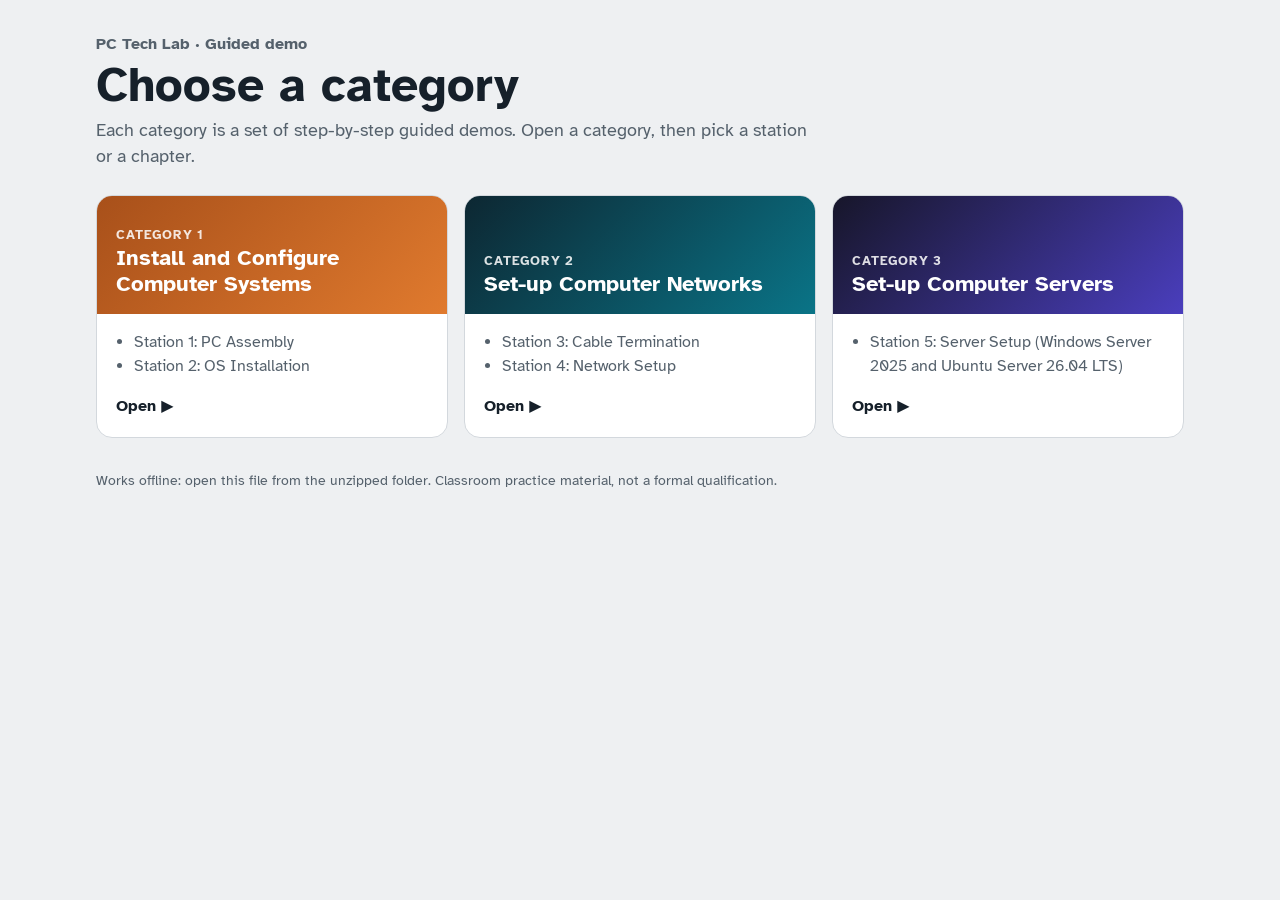
<file: index.html>
<!doctype html>
<html lang="en">
<head>
<meta charset="utf-8"><meta name="viewport" content="width=device-width,initial-scale=1">
<title>PC Tech Lab</title>
<link rel="preconnect" href="https://fonts.googleapis.com"><link rel="preconnect" href="https://fonts.gstatic.com" crossorigin>
<link href="https://fonts.googleapis.com/css2?family=Atkinson+Hyperlegible:wght@400;700&display=swap" rel="stylesheet">
<style>
:root{--bg:#EEF0F2;--panel:#FFFFFF;--ink:#16202A;--ink-2:#55616C;--line:#D3D8DD}
@media (prefers-color-scheme:dark){:root{--bg:#101418;--panel:#1A2027;--ink:#E9EEF2;--ink-2:#A8B3BC;--line:#2E3740}}
*{box-sizing:border-box}
body{margin:0;background:var(--bg);color:var(--ink);font:16px/1.5 "Atkinson Hyperlegible",system-ui,"Segoe UI",Arial,sans-serif}
.wrap{max-width:1120px;margin:0 auto;padding:2rem 16px 3rem}
h1{font-size:clamp(2rem,5vw,3rem);margin:.2rem 0 .3rem;line-height:1.1}
.lead{color:var(--ink-2);font-size:1.1rem;margin:0 0 1.6rem;max-width:720px}
.grid{display:grid;grid-template-columns:repeat(auto-fit,minmax(280px,1fr));gap:1rem}
a.card{display:flex;flex-direction:column;text-decoration:none;color:inherit;border-radius:16px;overflow:hidden;background:var(--panel);border:1px solid var(--line);transition:transform .15s,box-shadow .15s}
a.card:hover{transform:translateY(-2px);box-shadow:0 10px 26px rgba(0,0,0,.12)}
.band{padding:1.1rem 1.2rem;color:#fff;min-height:118px;display:flex;flex-direction:column;justify-content:flex-end}
.band small{font-weight:700;letter-spacing:.06em;text-transform:uppercase;opacity:.85}
.band b{font-size:1.35rem;line-height:1.2}
.c1 .band{background:linear-gradient(135deg,#A8501A,#E07A2E)}
.c2 .band{background:linear-gradient(135deg,#0D2732,#0A7487)}
.c3 .band{background:linear-gradient(135deg,#17162A,#4A3EBD)}
.body{padding:1rem 1.2rem 1.2rem;flex:1;display:flex;flex-direction:column;gap:.4rem}
.body ul{margin:0;padding-left:1.1rem;color:var(--ink-2)}
.go{margin-top:auto;padding-top:.6rem;font-weight:700}
.foot{margin-top:2rem;font-size:.9rem;color:var(--ink-2)}
</style>
</head>
<body>
<div class="wrap">
  <div style="font-weight:700;color:var(--ink-2)">PC Tech Lab · Guided demo</div>
  <h1>Choose a category</h1>
  <p class="lead">Each category is a set of step-by-step guided demos. Open a category, then pick a station or a chapter.</p>
  <div class="grid">
    <a class="card c1" href="1-Install-and-Configure-Computer-Systems/index.html"><div class="band"><small>Category 1</small><b>Install and Configure Computer Systems</b></div>
      <div class="body"><ul><li>Station 1: PC Assembly</li><li>Station 2: OS Installation</li></ul><span class="go">Open ▶</span></div></a>
    <a class="card c2" href="2-Set-up-Computer-Networks/index.html"><div class="band"><small>Category 2</small><b>Set-up Computer Networks</b></div>
      <div class="body"><ul><li>Station 3: Cable Termination</li><li>Station 4: Network Setup</li></ul><span class="go">Open ▶</span></div></a>
    <a class="card c3" href="3-Set-up-Computer-Servers/index.html"><div class="band"><small>Category 3</small><b>Set-up Computer Servers</b></div>
      <div class="body"><ul><li>Station 5: Server Setup (Windows Server 2025 and Ubuntu Server 26.04 LTS)</li></ul><span class="go">Open ▶</span></div></a>
  </div>
  <p class="foot">Works offline: open this file from the unzipped folder. Classroom practice material, not a formal qualification.</p>
</div>
</body>
</html>
</file>
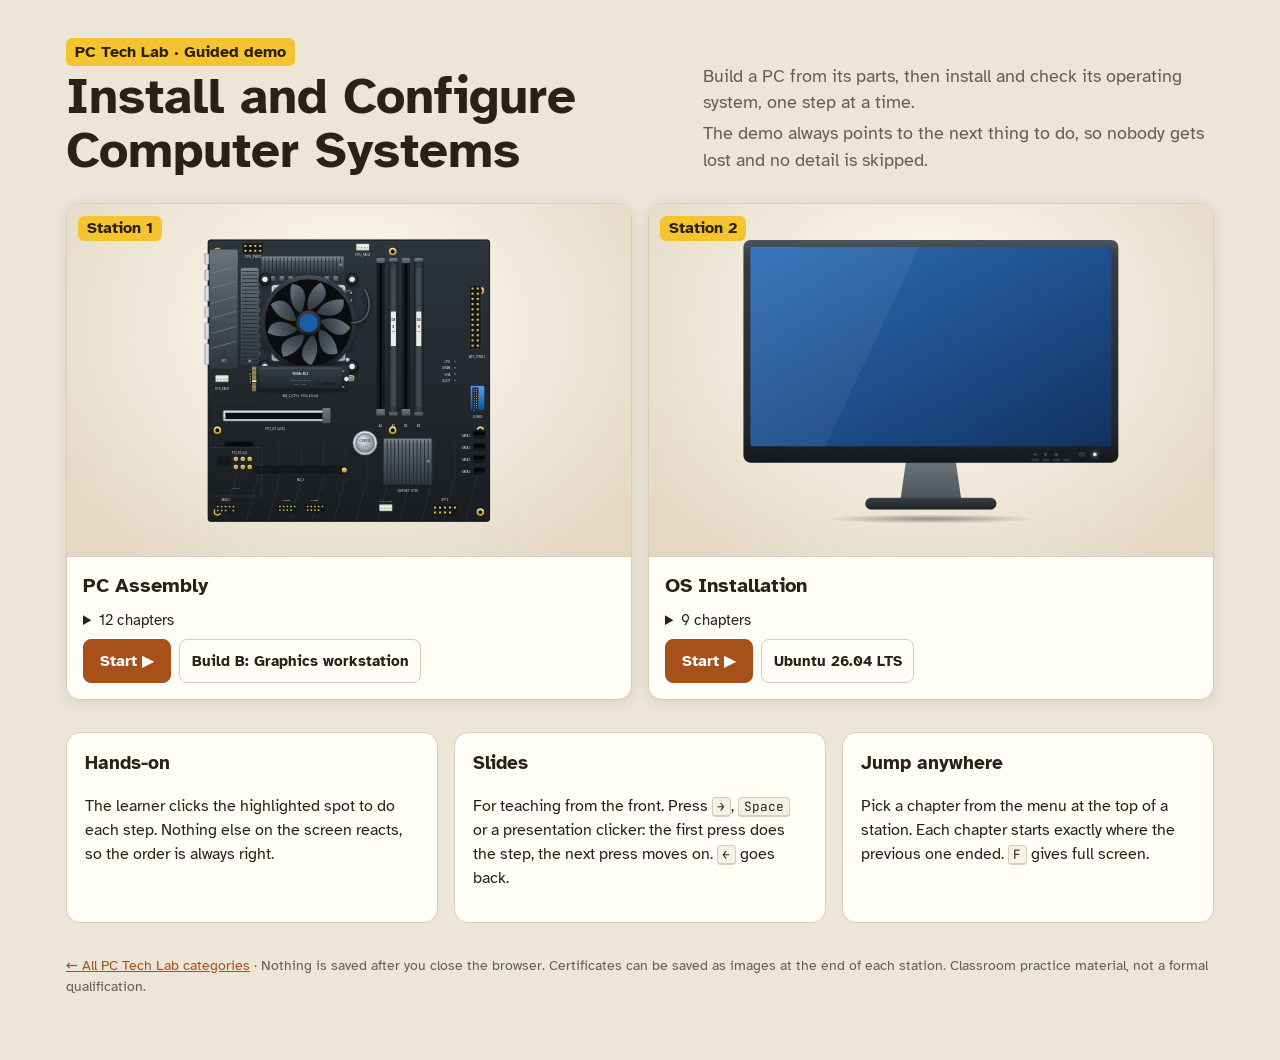
<file: 1-Install-and-Configure-Computer-Systems/index.html>
<!doctype html>
<html lang="en">
<head>
<meta charset="utf-8"><meta name="viewport" content="width=device-width,initial-scale=1">
<title>Install and Configure Computer Systems – PC Tech Lab</title>
<link rel="preconnect" href="https://fonts.googleapis.com"><link rel="preconnect" href="https://fonts.gstatic.com" crossorigin>
<link href="https://fonts.googleapis.com/css2?family=Atkinson+Hyperlegible:wght@400;700&family=JetBrains+Mono&display=swap" rel="stylesheet">
<link rel="stylesheet" href="shared/player.css">
<style>
body{overflow:auto}
.wrap{max-width:1180px;margin:0 auto;padding:1.4rem 1rem 3rem}
.hero{display:grid;grid-template-columns:1.2fr 1fr;gap:1.5rem;align-items:end;margin:1rem 0 1.6rem}
@media (max-width:820px){.hero{grid-template-columns:1fr}}
.hero h1{font-size:clamp(2rem,5vw,3.2rem);line-height:1.05;margin:.3rem 0 0}
.hero .pill{display:inline-block;background:var(--tag);color:var(--tag-ink);font-weight:700;padding:.1rem .55rem;border-radius:6px}
.hero p{font-size:1.1rem;color:var(--ink-2);margin:.3rem 0}
.grid{display:grid;grid-template-columns:repeat(auto-fit,minmax(250px,1fr));gap:1rem}
.st{background:var(--panel);border:1px solid var(--line);border-radius:14px;overflow:hidden;display:flex;flex-direction:column}
.st .pic{position:relative;aspect-ratio:16/10;background:radial-gradient(ellipse at 50% 35%,var(--stage-a) 0%,var(--stage-b) 90%);border-bottom:1px solid var(--line)}
.st .pic svg{position:absolute;left:8%;top:8%;width:84%;height:84%}
.st .num{position:absolute;left:.7rem;top:.7rem;background:var(--tag);color:var(--tag-ink);font-weight:700;padding:.05rem .55rem;border-radius:6px;z-index:1}
.st .body{padding:.9rem 1rem 1rem;display:flex;flex-direction:column;gap:.5rem;flex:1}
.st h2{margin:0;font-size:1.25rem}
.st details{font-size:.92rem}
.st details a{text-decoration:none}
.st ol{margin:.3rem 0 0;padding-left:1.3rem}
.st .go{margin-top:auto;display:flex;gap:.5rem;flex-wrap:wrap}
.how{margin-top:2rem;display:grid;grid-template-columns:repeat(auto-fit,minmax(260px,1fr));gap:1rem}
.how .panel{background:var(--panel);border:1px solid var(--line);border-radius:14px;padding:1rem 1.1rem}
.how h3{margin:0 0 .4rem}
.foot{margin-top:2rem;font-size:.9rem;color:var(--ink-2)}
</style>
</head>
<body>
<div class="wrap">
  <div class="hero">
    <div><span class="pill">PC Tech Lab · Guided demo</span><h1>Install and Configure Computer Systems</h1></div>
    <div><p>Build a PC from its parts, then install and check its operating system, one step at a time.</p>
      <p>The demo always points to the next thing to do, so nobody gets lost and no detail is skipped.</p></div>
  </div>
  <div class="grid" id="stations"></div>
  <div class="how">
    <div class="panel"><h3>Hands-on</h3><p>The learner clicks the highlighted spot to do each step. Nothing else on the screen reacts, so the order is always right.</p></div>
    <div class="panel"><h3>Slides</h3><p>For teaching from the front. Press <kbd>→</kbd>, <kbd>Space</kbd> or a presentation clicker: the first press does the step, the next press moves on. <kbd>←</kbd> goes back.</p></div>
    <div class="panel"><h3>Jump anywhere</h3><p>Pick a chapter from the menu at the top of a station. Each chapter starts exactly where the previous one ended. <kbd>F</kbd> gives full screen.</p></div>
  </div>
  <p class="foot"><a href="../index.html">← All PC Tech Lab categories</a> · Nothing is saved after you close the browser. Certificates can be saved as images at the end of each station. Classroom practice material, not a formal qualification.</p>
</div>
<script src="shared/art/core.js"></script>
<script src="shared/art/net.js"></script>
<script src="shared/art/pc.js"></script>
<script src="shared/art/tools.js"></script>
<script src="shared/art/mobo.js"></script>
<script src="shared/art/detail.js"></script>
<script>
const ST=[
 {n:1,href:'station1.html',title:'PC Assembly',art:'motherboard',state:{full:true},tracks:[['A','Build A: Office PC'],['B','Build B: Graphics workstation']],
  ch:[['prep','Prepare the workbench'],['cpu','Install the CPU'],['ram','Install the memory'],['m2','Install the M.2 SSD'],['cooler','Mount the CPU cooler'],['caseprep','Prepare the case'],['mount','Mount the motherboard'],['psu','Install the power supply'],['power','Connect the power cables'],['front','Front panel, USB, audio and fans'],['boot','First boot and UEFI check'],['finish','Tidy and close']]},
 {n:2,href:'station2.html',title:'OS Installation',art:'monitor',state:{on:true},tracks:[['W','Windows 11 25H2'],['U','Ubuntu 26.04 LTS']],
  ch:[['media','Make the bootable USB'],['connect','Connect and power on'],['firmware','Check the firmware (UEFI)'],['bootmedia','Boot from the USB'],['setup','Windows Setup screens'],['disk','Prepare the disk'],['install','Install and first restart'],['oobe','First-run setup (OOBE)'],['verify','Verify and update']]},
];
const box=document.getElementById('stations');
ST.forEach(s=>{
  const t=(s.tracks||[[null]])[0][0];
  const links=s.ch.map(([id,title])=>`<li><a href="${s.href}#${t?t+':':''}${id}">${title}</a></li>`).join('');
  box.insertAdjacentHTML('beforeend',`<div class="st"><div class="pic"><span class="num">Station ${s.n}</span>${Art.svg(s.art,{state:s.state||{},cls:'notip'})}</div>
   <div class="body"><h2>${s.title}</h2>${s.soon?'<p class="muted" style="color:var(--ink-2)">Being scripted.</p>':`<details><summary>${s.ch.length} chapters</summary><ol>${links}</ol></details>`}
   <div class="go">${s.soon?'':`<a class="btn primary" href="${s.href}">Start ▶</a>`}${(s.tracks||[]).slice(1).map(([k,l])=>`<a class="btn small" href="${s.href}#${k}">${l}</a>`).join('')}</div></div></div>`);
});
</script>
</body>
</html>
</file>
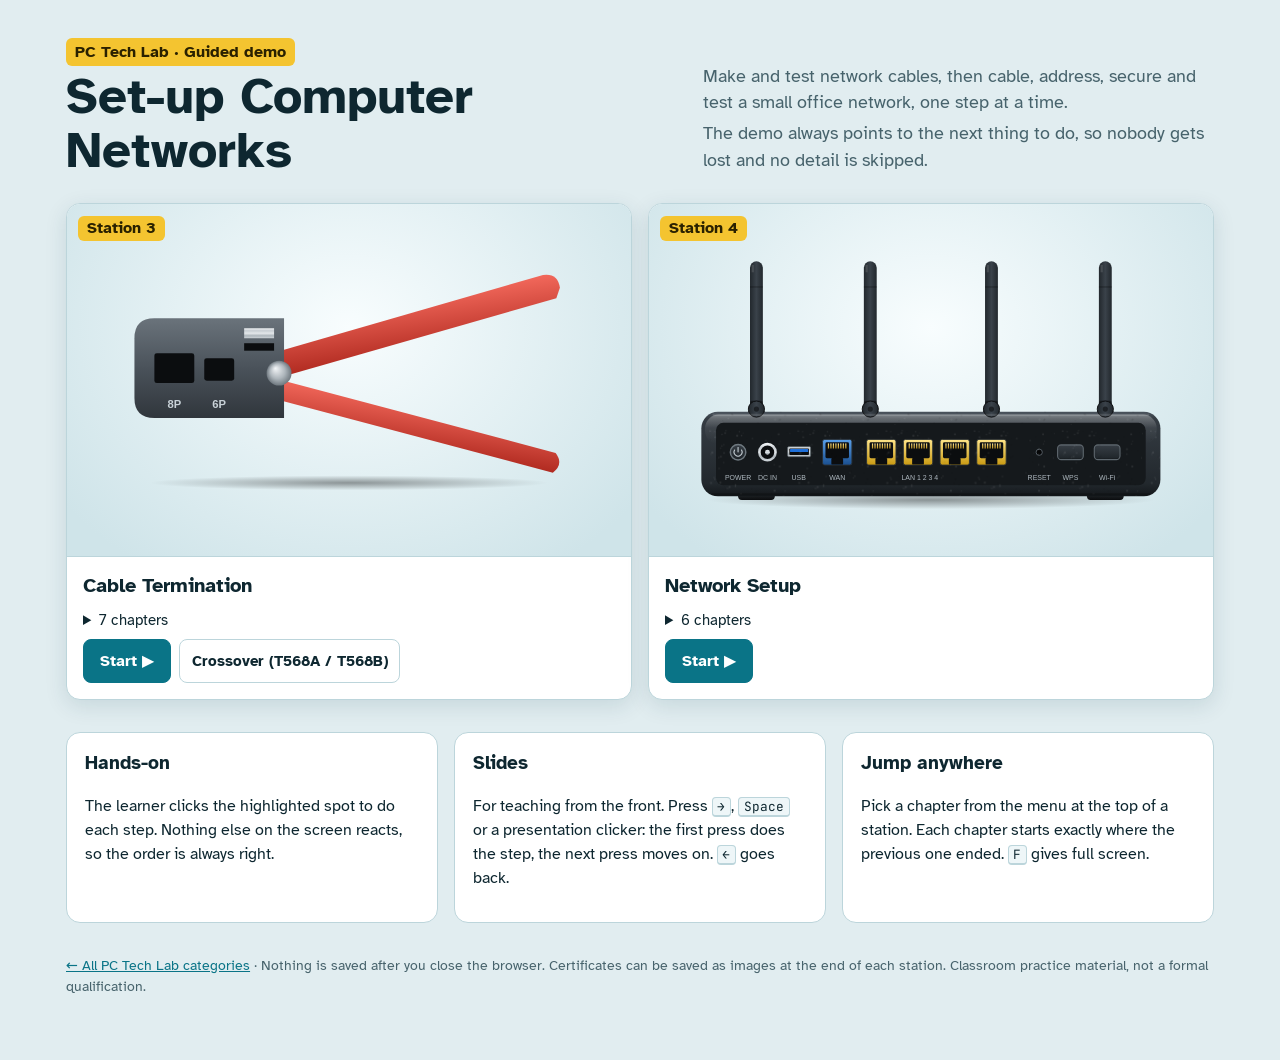
<file: 2-Set-up-Computer-Networks/index.html>
<!doctype html>
<html lang="en">
<head>
<meta charset="utf-8"><meta name="viewport" content="width=device-width,initial-scale=1">
<title>Set-up Computer Networks – PC Tech Lab</title>
<link rel="preconnect" href="https://fonts.googleapis.com"><link rel="preconnect" href="https://fonts.gstatic.com" crossorigin>
<link href="https://fonts.googleapis.com/css2?family=Atkinson+Hyperlegible:wght@400;700&family=JetBrains+Mono&display=swap" rel="stylesheet">
<link rel="stylesheet" href="shared/player.css">
<style>
body{overflow:auto}
.wrap{max-width:1180px;margin:0 auto;padding:1.4rem 1rem 3rem}
.hero{display:grid;grid-template-columns:1.2fr 1fr;gap:1.5rem;align-items:end;margin:1rem 0 1.6rem}
@media (max-width:820px){.hero{grid-template-columns:1fr}}
.hero h1{font-size:clamp(2rem,5vw,3.2rem);line-height:1.05;margin:.3rem 0 0}
.hero .pill{display:inline-block;background:var(--tag);color:var(--tag-ink);font-weight:700;padding:.1rem .55rem;border-radius:6px}
.hero p{font-size:1.1rem;color:var(--ink-2);margin:.3rem 0}
.grid{display:grid;grid-template-columns:repeat(auto-fit,minmax(250px,1fr));gap:1rem}
.st{background:var(--panel);border:1px solid var(--line);border-radius:14px;overflow:hidden;display:flex;flex-direction:column}
.st .pic{position:relative;aspect-ratio:16/10;background:radial-gradient(ellipse at 50% 35%,var(--stage-a) 0%,var(--stage-b) 90%);border-bottom:1px solid var(--line)}
.st .pic svg{position:absolute;left:8%;top:8%;width:84%;height:84%}
.st .num{position:absolute;left:.7rem;top:.7rem;background:var(--tag);color:var(--tag-ink);font-weight:700;padding:.05rem .55rem;border-radius:6px;z-index:1}
.st .body{padding:.9rem 1rem 1rem;display:flex;flex-direction:column;gap:.5rem;flex:1}
.st h2{margin:0;font-size:1.25rem}
.st details{font-size:.92rem}
.st details a{text-decoration:none}
.st ol{margin:.3rem 0 0;padding-left:1.3rem}
.st .go{margin-top:auto;display:flex;gap:.5rem;flex-wrap:wrap}
.how{margin-top:2rem;display:grid;grid-template-columns:repeat(auto-fit,minmax(260px,1fr));gap:1rem}
.how .panel{background:var(--panel);border:1px solid var(--line);border-radius:14px;padding:1rem 1.1rem}
.how h3{margin:0 0 .4rem}
.foot{margin-top:2rem;font-size:.9rem;color:var(--ink-2)}
</style>
</head>
<body>
<div class="wrap">
  <div class="hero">
    <div><span class="pill">PC Tech Lab · Guided demo</span><h1>Set-up Computer Networks</h1></div>
    <div><p>Make and test network cables, then cable, address, secure and test a small office network, one step at a time.</p>
      <p>The demo always points to the next thing to do, so nobody gets lost and no detail is skipped.</p></div>
  </div>
  <div class="grid" id="stations"></div>
  <div class="how">
    <div class="panel"><h3>Hands-on</h3><p>The learner clicks the highlighted spot to do each step. Nothing else on the screen reacts, so the order is always right.</p></div>
    <div class="panel"><h3>Slides</h3><p>For teaching from the front. Press <kbd>→</kbd>, <kbd>Space</kbd> or a presentation clicker: the first press does the step, the next press moves on. <kbd>←</kbd> goes back.</p></div>
    <div class="panel"><h3>Jump anywhere</h3><p>Pick a chapter from the menu at the top of a station. Each chapter starts exactly where the previous one ended. <kbd>F</kbd> gives full screen.</p></div>
  </div>
  <p class="foot"><a href="../index.html">← All PC Tech Lab categories</a> · Nothing is saved after you close the browser. Certificates can be saved as images at the end of each station. Classroom practice material, not a formal qualification.</p>
</div>
<script src="shared/art/core.js"></script>
<script src="shared/art/net.js"></script>
<script src="shared/art/pc.js"></script>
<script src="shared/art/tools.js"></script>
<script src="shared/art/mobo.js"></script>
<script src="shared/art/detail.js"></script>
<script>
const ST=[
 {n:3,href:'station3.html',title:'Cable Termination',art:'tool-crimper',tracks:[['straight','Straight-through (T568B)'],['crossover','Crossover (T568A / T568B)']],
  ch:[['plan','Plan, measure and cut'],['strip','Strip the jacket'],['arrange','Untwist and arrange end A'],['insert','Trim and insert end A'],['crimp','Crimp end A'],['endb','Terminate end B'],['test','Test and label']]},
 {n:4,href:'station4.html',title:'Network Setup',art:'router',state:{on:true},tracks:[['office','Small office network']],
  ch:[['learn','Short lessons'],['physical','Cable the office'],['address','Addresses'],['wifi','Secure the Wi-Fi'],['testing','Test the network'],['document','Document and hand over']]},
];
const box=document.getElementById('stations');
ST.forEach(s=>{
  const t=(s.tracks||[[null]])[0][0];
  const links=s.ch.map(([id,title])=>`<li><a href="${s.href}#${t?t+':':''}${id}">${title}</a></li>`).join('');
  box.insertAdjacentHTML('beforeend',`<div class="st"><div class="pic"><span class="num">Station ${s.n}</span>${Art.svg(s.art,{state:s.state||{},cls:'notip'})}</div>
   <div class="body"><h2>${s.title}</h2>${s.soon?'<p class="muted" style="color:var(--ink-2)">Being scripted.</p>':`<details><summary>${s.ch.length} chapters</summary><ol>${links}</ol></details>`}
   <div class="go">${s.soon?'':`<a class="btn primary" href="${s.href}">Start ▶</a>`}${(s.tracks||[]).slice(1).map(([k,l])=>`<a class="btn small" href="${s.href}#${k}">${l}</a>`).join('')}</div></div></div>`);
});
</script>
</body>
</html>
</file>
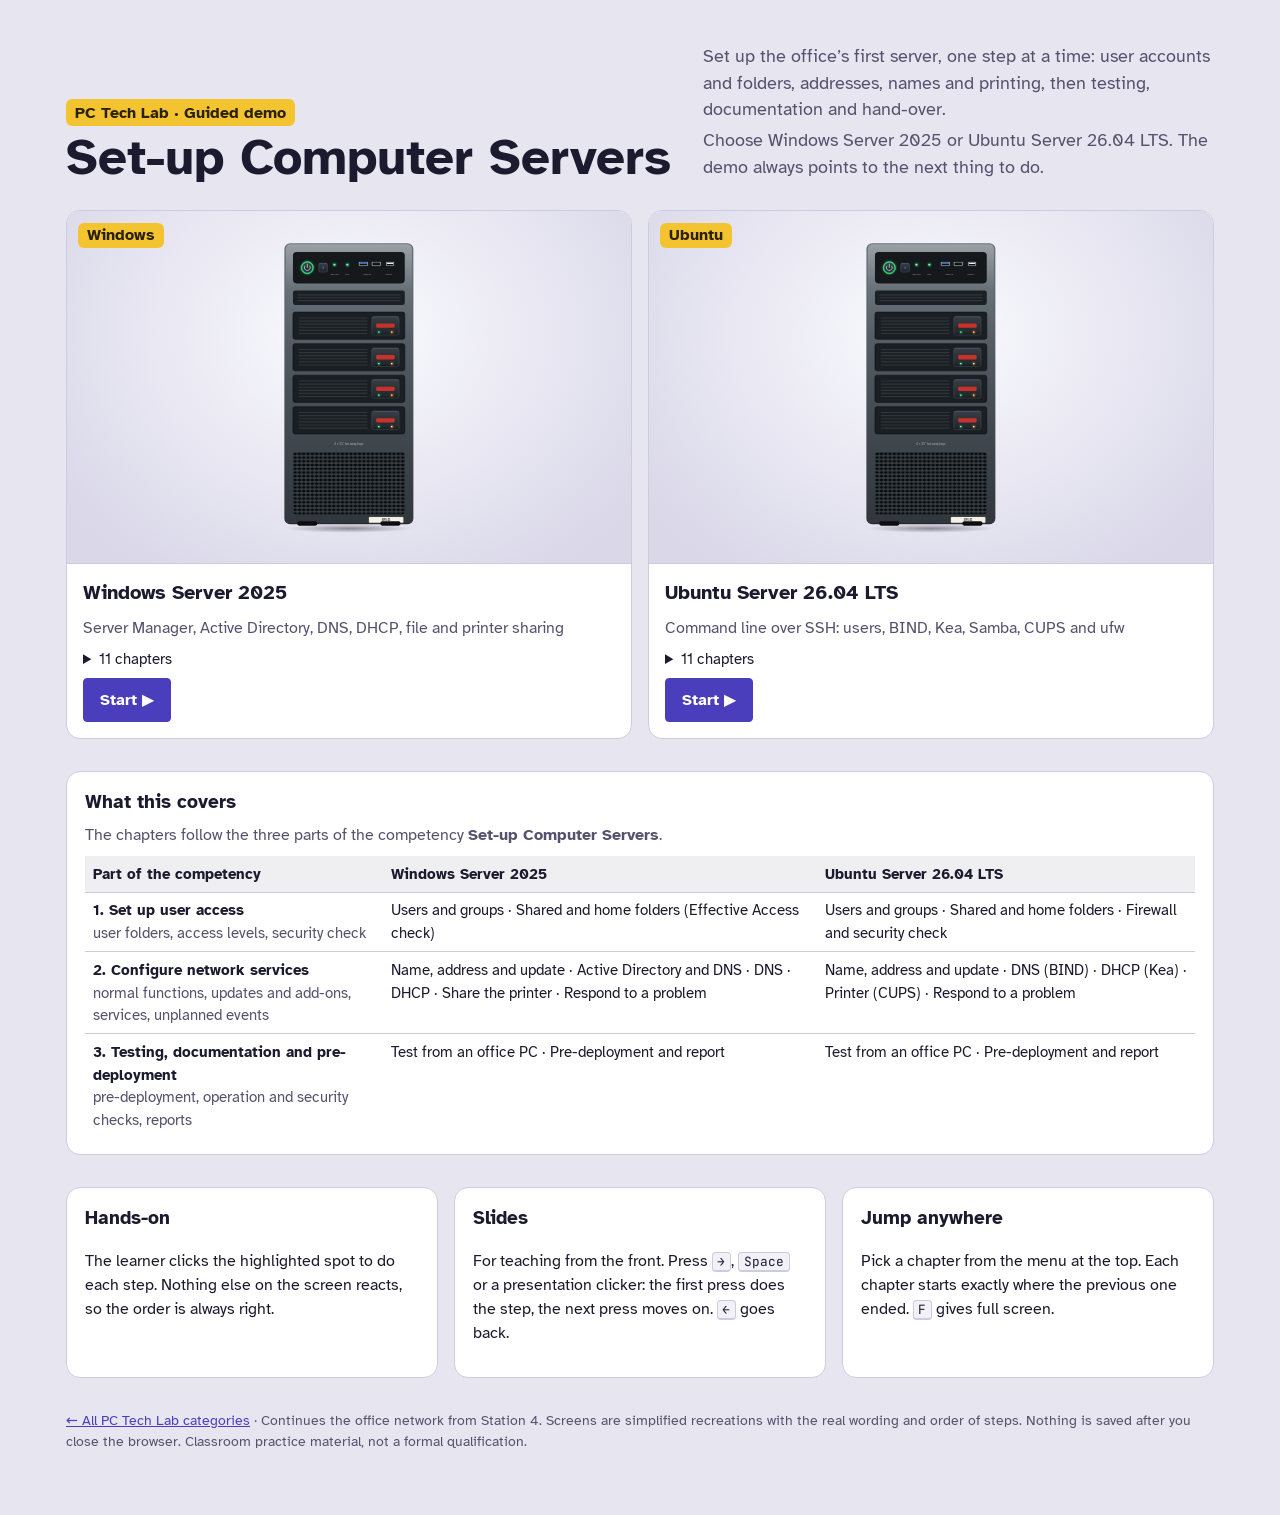
<file: 3-Set-up-Computer-Servers/index.html>
<!doctype html>
<html lang="en">
<head>
<meta charset="utf-8"><meta name="viewport" content="width=device-width,initial-scale=1">
<title>Server Setup – PC Tech Lab Guided Demo</title>
<link rel="preconnect" href="https://fonts.googleapis.com"><link rel="preconnect" href="https://fonts.gstatic.com" crossorigin>
<link href="https://fonts.googleapis.com/css2?family=Atkinson+Hyperlegible:wght@400;700&family=JetBrains+Mono&display=swap" rel="stylesheet">
<link rel="stylesheet" href="shared/player.css">
<style>
body{overflow:auto}
.wrap{max-width:1180px;margin:0 auto;padding:1.4rem 1rem 3rem}
.hero{display:grid;grid-template-columns:1.2fr 1fr;gap:1.5rem;align-items:end;margin:1rem 0 1.6rem}
@media (max-width:820px){.hero{grid-template-columns:1fr}}
.hero h1{font-size:clamp(2rem,5vw,3.2rem);line-height:1.05;margin:.3rem 0 0}
.hero .pill{display:inline-block;background:var(--tag);color:var(--tag-ink);font-weight:700;padding:.1rem .55rem;border-radius:6px}
.hero p{font-size:1.1rem;color:var(--ink-2);margin:.3rem 0}
.grid{display:grid;grid-template-columns:repeat(auto-fit,minmax(250px,1fr));gap:1rem}
.st{background:var(--panel);border:1px solid var(--line);border-radius:14px;overflow:hidden;display:flex;flex-direction:column}
.st .pic{position:relative;aspect-ratio:16/10;background:radial-gradient(ellipse at 50% 35%,var(--stage-a) 0%,var(--stage-b) 90%);border-bottom:1px solid var(--line)}
.st .pic svg{position:absolute;left:8%;top:8%;width:84%;height:84%}
.st .num{position:absolute;left:.7rem;top:.7rem;background:var(--tag);color:var(--tag-ink);font-weight:700;padding:.05rem .55rem;border-radius:6px;z-index:1}
.st .body{padding:.9rem 1rem 1rem;display:flex;flex-direction:column;gap:.5rem;flex:1}
.st h2{margin:0;font-size:1.25rem}
.st details{font-size:.92rem}
.st details a{text-decoration:none}
.st ol{margin:.3rem 0 0;padding-left:1.3rem}
.st .go{margin-top:auto;display:flex;gap:.5rem;flex-wrap:wrap}
.how{margin-top:2rem;display:grid;grid-template-columns:repeat(auto-fit,minmax(260px,1fr));gap:1rem}
.how .panel{background:var(--panel);border:1px solid var(--line);border-radius:14px;padding:1rem 1.1rem}
.how h3{margin:0 0 .4rem}
.foot{margin-top:2rem;font-size:.9rem;color:var(--ink-2)}
.grid2{display:grid;grid-template-columns:repeat(auto-fit,minmax(320px,1fr));gap:1rem}
.map{margin-top:2rem}.map table{width:100%;border-collapse:collapse;font-size:.95rem}.map th{text-align:left;padding:.4rem .5rem;background:color-mix(in srgb,var(--ink) 7%,transparent)}.map td{padding:.4rem .5rem;border-top:1px solid var(--line);vertical-align:top}
</style>
</head>
<body>
<div class="wrap">
  <div class="hero">
    <div><span class="pill">PC Tech Lab · Guided demo</span><h1>Set-up Computer Servers</h1></div>
    <div><p>Set up the office’s first server, one step at a time: user accounts and folders, addresses, names and printing, then testing, documentation and hand-over.</p>
      <p>Choose Windows Server 2025 or Ubuntu Server 26.04 LTS. The demo always points to the next thing to do.</p></div>
  </div>
  <div class="grid2" id="tracks"></div>
  <div class="map panel" style="background:var(--panel);border:1px solid var(--line);border-radius:14px;padding:1rem 1.1rem">
    <h3 style="margin:0 0 .4rem">What this covers</h3>
    <p style="margin:.2rem 0 .6rem;color:var(--ink-2)">The chapters follow the three parts of the competency <b>Set-up Computer Servers</b>.</p>
    <table><tr><th>Part of the competency</th><th>Windows Server 2025</th><th>Ubuntu Server 26.04 LTS</th></tr>
    <tr><td><b>1. Set up user access</b><br><span style="color:var(--ink-2)">user folders, access levels, security check</span></td><td>Users and groups · Shared and home folders (Effective Access check)</td><td>Users and groups · Shared and home folders · Firewall and security check</td></tr>
    <tr><td><b>2. Configure network services</b><br><span style="color:var(--ink-2)">normal functions, updates and add-ons, services, unplanned events</span></td><td>Name, address and update · Active Directory and DNS · DNS · DHCP · Share the printer · Respond to a problem</td><td>Name, address and update · DNS (BIND) · DHCP (Kea) · Printer (CUPS) · Respond to a problem</td></tr>
    <tr><td><b>3. Testing, documentation and pre-deployment</b><br><span style="color:var(--ink-2)">pre-deployment, operation and security checks, reports</span></td><td>Test from an office PC · Pre-deployment and report</td><td>Test from an office PC · Pre-deployment and report</td></tr></table>
  </div>
  <div class="how">
    <div class="panel"><h3>Hands-on</h3><p>The learner clicks the highlighted spot to do each step. Nothing else on the screen reacts, so the order is always right.</p></div>
    <div class="panel"><h3>Slides</h3><p>For teaching from the front. Press <kbd>→</kbd>, <kbd>Space</kbd> or a presentation clicker: the first press does the step, the next press moves on. <kbd>←</kbd> goes back.</p></div>
    <div class="panel"><h3>Jump anywhere</h3><p>Pick a chapter from the menu at the top. Each chapter starts exactly where the previous one ended. <kbd>F</kbd> gives full screen.</p></div>
  </div>
  <p class="foot"><a href="../index.html">← All PC Tech Lab categories</a> · Continues the office network from Station 4. Screens are simplified recreations with the real wording and order of steps. Nothing is saved after you close the browser. Classroom practice material, not a formal qualification.</p>
</div>
<script src="shared/art/core.js"></script>
<script src="shared/art/net.js"></script>
<script src="shared/art/pc.js"></script>
<script src="shared/art/detail.js"></script>
<script src="s5/art.js"></script>
<script>
const TR=[
 {k:'W',title:'Windows Server 2025',art:'server',sub:'Server Manager, Active Directory, DNS, DHCP, file and printer sharing',
  ch:[['ready','Get the server ready'],['basics','Name, address and update'],['adds','Install Active Directory and DNS'],['dns','Configure DNS'],['dhcp','Configure DHCP'],['users','Users and groups'],['folders','Shared and home folders'],['printer','Share the printer'],['test','Test from an office PC'],['fix','Respond to a problem'],['handover','Pre-deployment and report']]},
 {k:'U',title:'Ubuntu Server 26.04 LTS',art:'server',sub:'Command line over SSH: users, BIND, Kea, Samba, CUPS and ufw',
  ch:[['ready','Get the server ready'],['basics','Name, address and update'],['users','Users and groups'],['dns','Configure DNS (BIND)'],['dhcp','Configure DHCP (Kea)'],['shares','Shared and home folders (Samba)'],['printer','Share the printer (CUPS)'],['secure','Firewall and security check'],['test','Test from an office PC'],['fix','Respond to a problem'],['handover','Pre-deployment and report']]},
];
const box=document.getElementById('tracks');
TR.forEach(t=>{
  const links=t.ch.map(([id,title])=>`<li><a href="server.html#${t.k}:${id}">${title}</a></li>`).join('');
  box.insertAdjacentHTML('beforeend',`<div class="st"><div class="pic"><span class="num">${t.k==='W'?'Windows':'Ubuntu'}</span>${Art.svg(t.art,{state:{on:true,link:true},cls:'notip'})}</div>
   <div class="body"><h2>${t.title}</h2><p style="margin:0;color:var(--ink-2)">${t.sub}</p><details><summary>${t.ch.length} chapters</summary><ol>${links}</ol></details>
   <div class="go"><a class="btn primary" href="server.html#${t.k}">Start ▶</a></div></div></div>`);
});
</script>
</body>
</html>
</file>
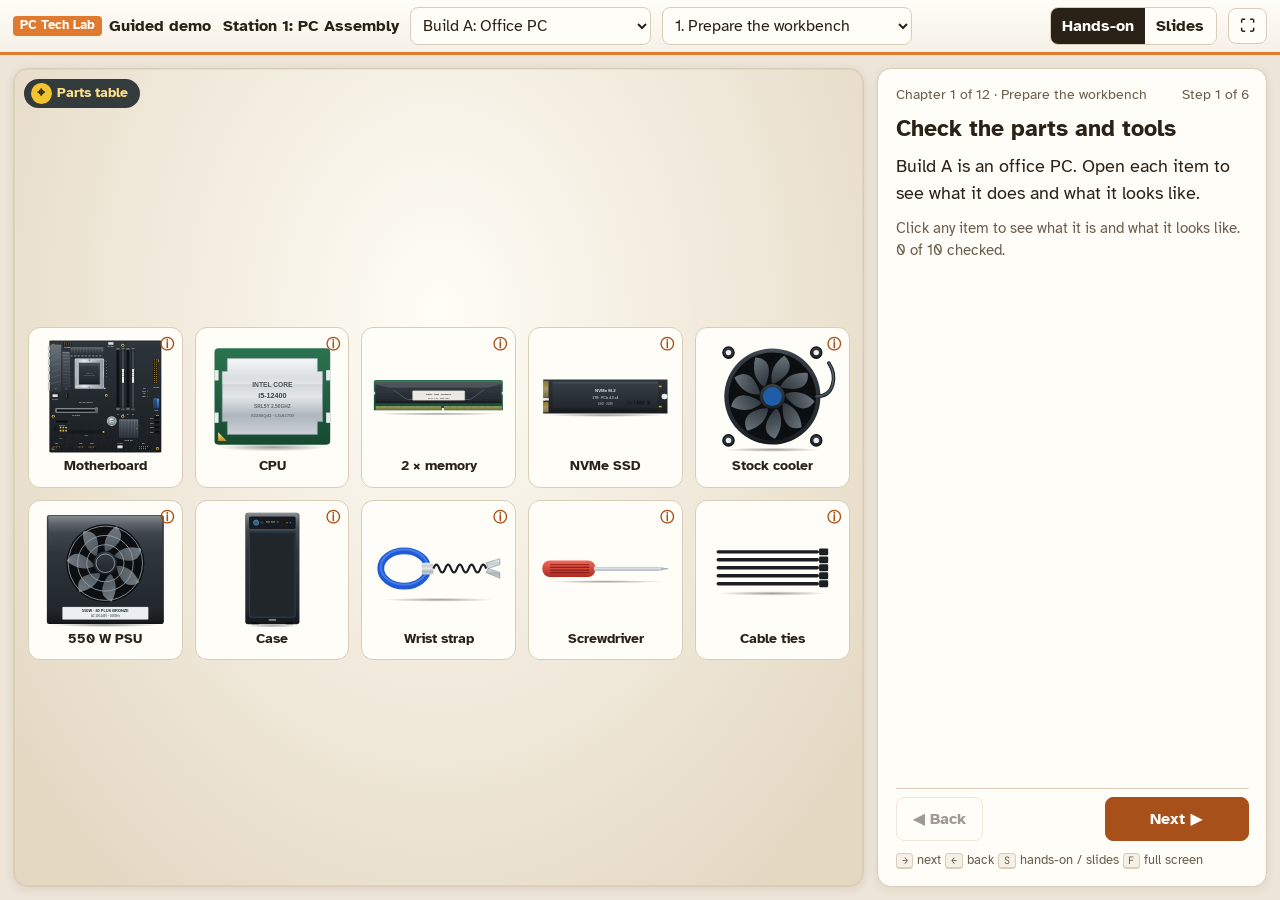
<file: 1-Install-and-Configure-Computer-Systems/station1.html>
<!doctype html>
<html lang="en">
<head>
<meta charset="utf-8"><meta name="viewport" content="width=device-width,initial-scale=1">
<title>Station 1: PC Assembly – PC Tech Lab Guided Demo</title>
<link rel="preconnect" href="https://fonts.googleapis.com"><link rel="preconnect" href="https://fonts.gstatic.com" crossorigin>
<link href="https://fonts.googleapis.com/css2?family=Atkinson+Hyperlegible:wght@400;700&family=JetBrains+Mono&display=swap" rel="stylesheet">
<link rel="stylesheet" href="shared/player.css">
</head>
<body>
<script src="shared/art/core.js"></script>
<script src="shared/art/net.js"></script>
<script src="shared/art/pc.js"></script>
<script src="shared/art/tools.js"></script>
<script src="shared/art/mobo.js"></script>
<script src="shared/art/detail.js"></script>
<script src="shared/art/photos.js"></script>
<script src="shared/glossary.js"></script>
<script src="shared/materials.js"></script>
<script src="shared/player.js"></script>
<script src="shared/common.js"></script>
<script src="s1/engine.js"></script>
<script src="s1/board.js"></script>
<script src="s1/scenes.js"></script>
<script src="s1/script.js"></script>
</body>
</html>
</file>
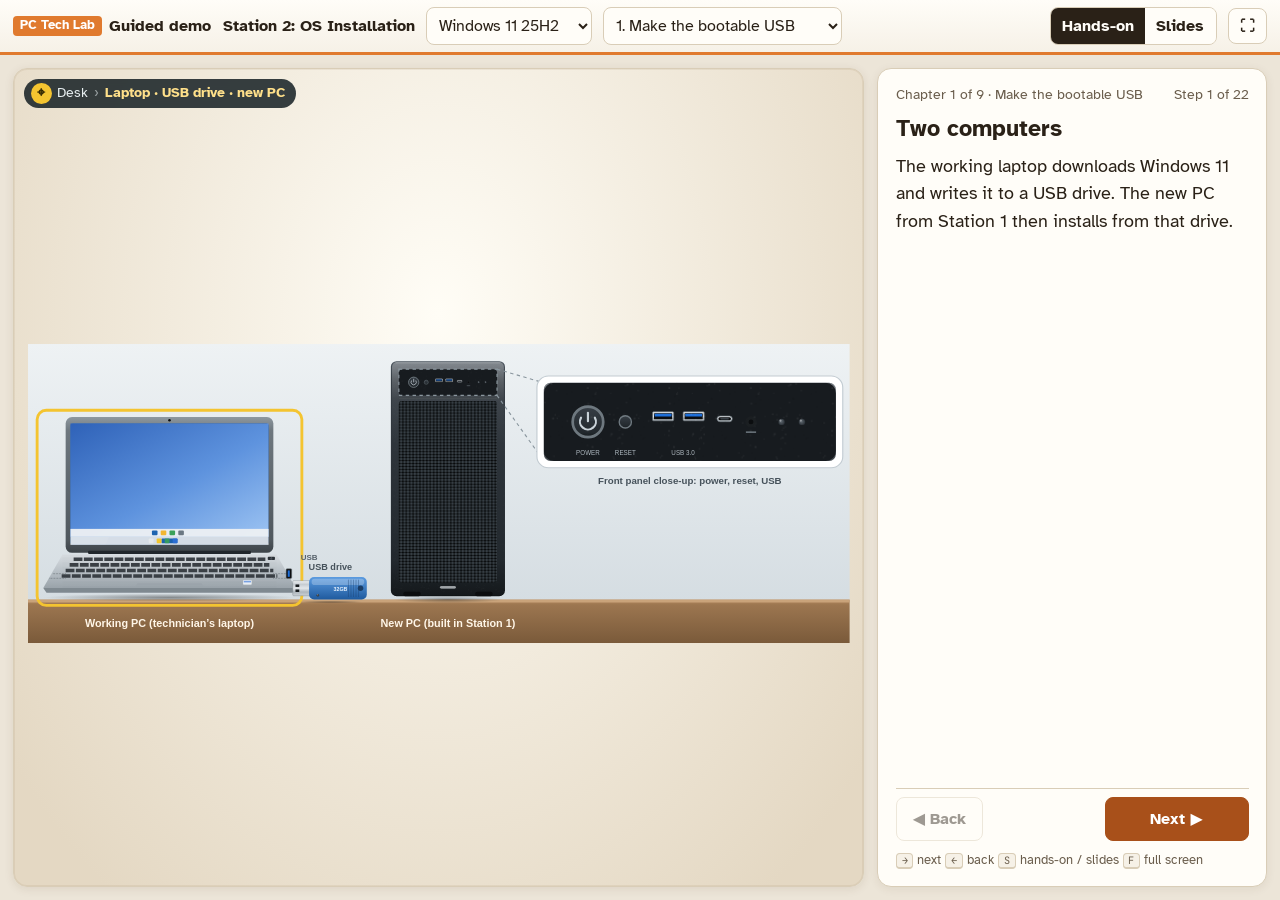
<file: 1-Install-and-Configure-Computer-Systems/station2.html>
<!doctype html>
<html lang="en">
<head>
<meta charset="utf-8"><meta name="viewport" content="width=device-width,initial-scale=1">
<title>Station 2: OS Installation – PC Tech Lab Guided Demo</title>
<link rel="preconnect" href="https://fonts.googleapis.com"><link rel="preconnect" href="https://fonts.gstatic.com" crossorigin>
<link href="https://fonts.googleapis.com/css2?family=Atkinson+Hyperlegible:wght@400;700&family=JetBrains+Mono&display=swap" rel="stylesheet">
<link rel="stylesheet" href="shared/player.css">
</head>
<body>
<script src="shared/art/core.js"></script>
<script src="shared/art/net.js"></script>
<script src="shared/art/pc.js"></script>
<script src="shared/art/tools.js"></script>
<script src="shared/art/mobo.js"></script>
<script src="shared/art/detail.js"></script>
<script src="shared/art/photos.js"></script>
<script src="shared/glossary.js"></script>
<script src="shared/materials.js"></script>
<script src="shared/player.js"></script>
<script src="shared/common.js"></script>
<script src="s2/desk.js"></script>
<script src="s2/scenes.js"></script>
<script src="s2/script.js"></script>
</body>
</html>
</file>
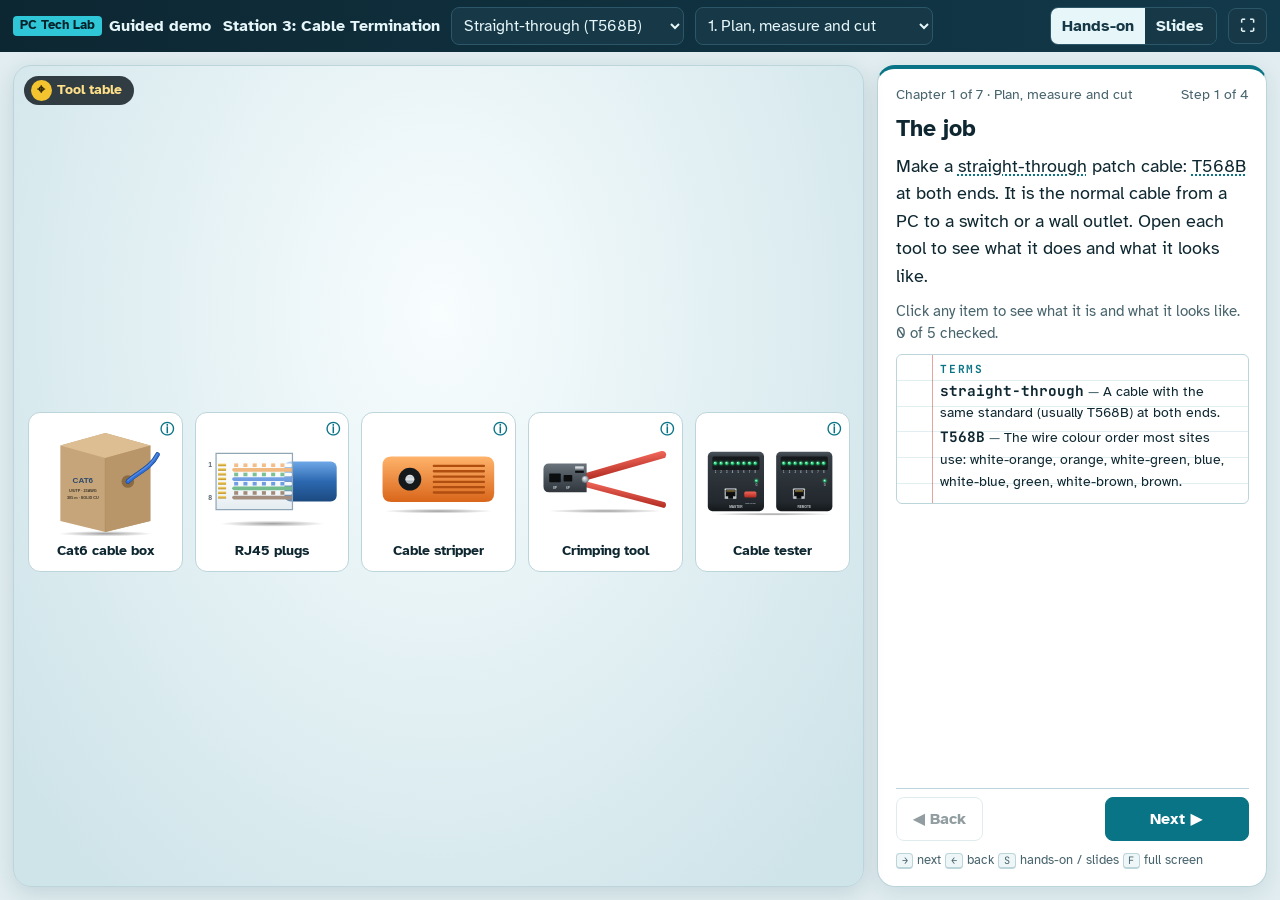
<file: 2-Set-up-Computer-Networks/station3.html>
<!doctype html>
<html lang="en">
<head>
<meta charset="utf-8"><meta name="viewport" content="width=device-width,initial-scale=1">
<title>Station 3: Cable Termination – PC Tech Lab Guided Demo</title>
<link rel="preconnect" href="https://fonts.googleapis.com"><link rel="preconnect" href="https://fonts.gstatic.com" crossorigin>
<link href="https://fonts.googleapis.com/css2?family=Atkinson+Hyperlegible:wght@400;700&family=JetBrains+Mono&display=swap" rel="stylesheet">
<link rel="stylesheet" href="shared/player.css">
</head>
<body>
<script src="shared/art/core.js"></script>
<script src="shared/art/net.js"></script>
<script src="shared/art/pc.js"></script>
<script src="shared/art/tools.js"></script>
<script src="shared/art/mobo.js"></script>
<script src="shared/art/detail.js"></script>
<script src="shared/art/photos.js"></script>
<script src="shared/glossary.js"></script>
<script src="shared/materials.js"></script>
<script src="shared/player.js"></script>
<script src="shared/common.js"></script>
<script src="s3/data.js"></script>
<script src="s3/engine.js"></script>
<script src="s3/draw.js"></script>
<script src="s3/scenes.js"></script>
<script src="s3/script.js"></script>
</body>
</html>
</file>
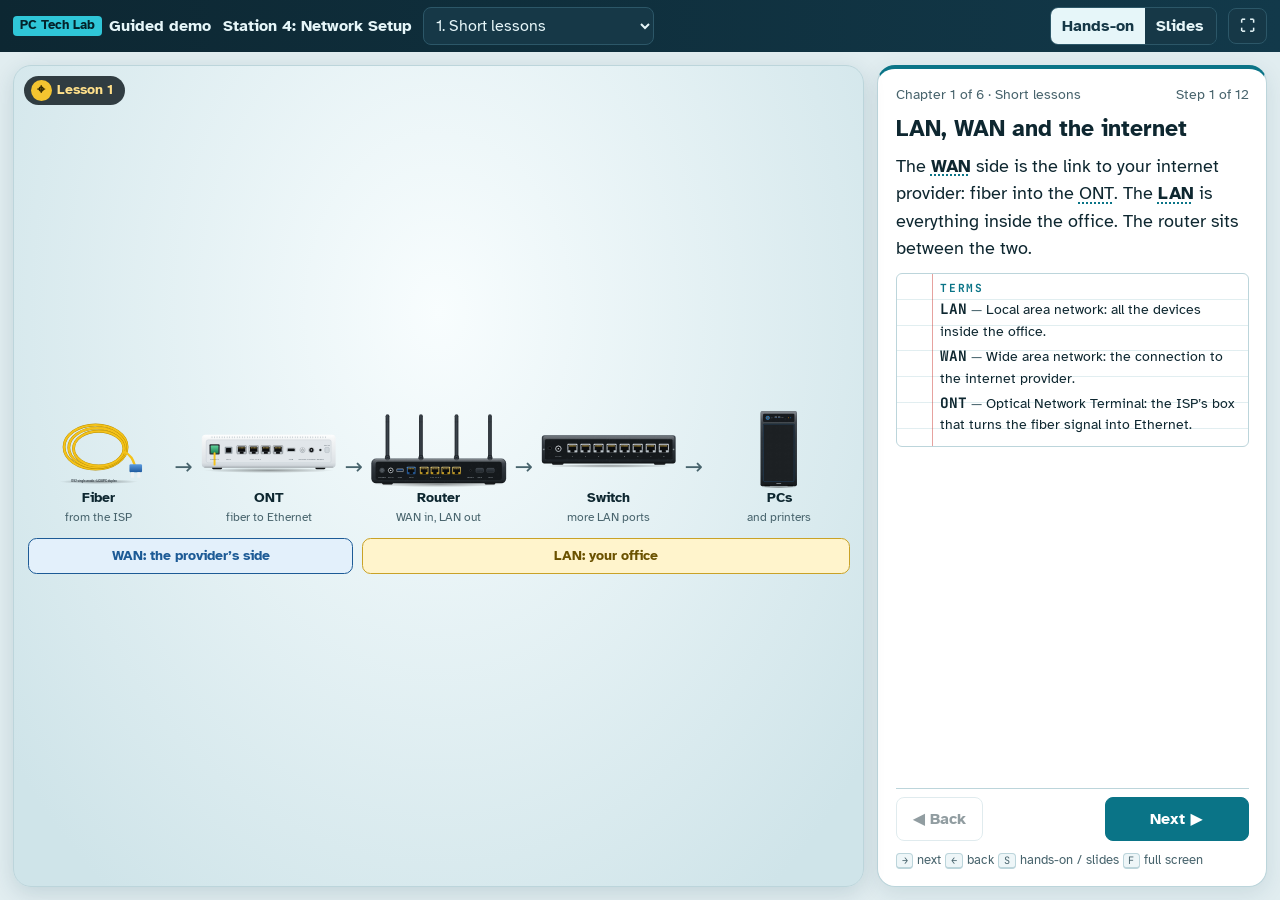
<file: 2-Set-up-Computer-Networks/station4.html>
<!doctype html>
<html lang="en">
<head>
<meta charset="utf-8"><meta name="viewport" content="width=device-width,initial-scale=1">
<title>Station 4: Network Setup – PC Tech Lab Guided Demo</title>
<link rel="preconnect" href="https://fonts.googleapis.com"><link rel="preconnect" href="https://fonts.gstatic.com" crossorigin>
<link href="https://fonts.googleapis.com/css2?family=Atkinson+Hyperlegible:wght@400;700&family=JetBrains+Mono&display=swap" rel="stylesheet">
<link rel="stylesheet" href="shared/player.css">
</head>
<body>
<script src="shared/art/core.js"></script>
<script src="shared/art/net.js"></script>
<script src="shared/art/pc.js"></script>
<script src="shared/art/tools.js"></script>
<script src="shared/art/mobo.js"></script>
<script src="shared/art/detail.js"></script>
<script src="shared/art/photos.js"></script>
<script src="shared/glossary.js"></script>
<script src="shared/materials.js"></script>
<script src="shared/player.js"></script>
<script src="shared/common.js"></script>
<script src="s4/data.js"></script>
<script src="s4/engine.js"></script>
<script src="s4/netscene.js"></script>
<script src="s4/scenes.js"></script>
<script src="s4/script.js"></script>
</body>
</html>
</file>
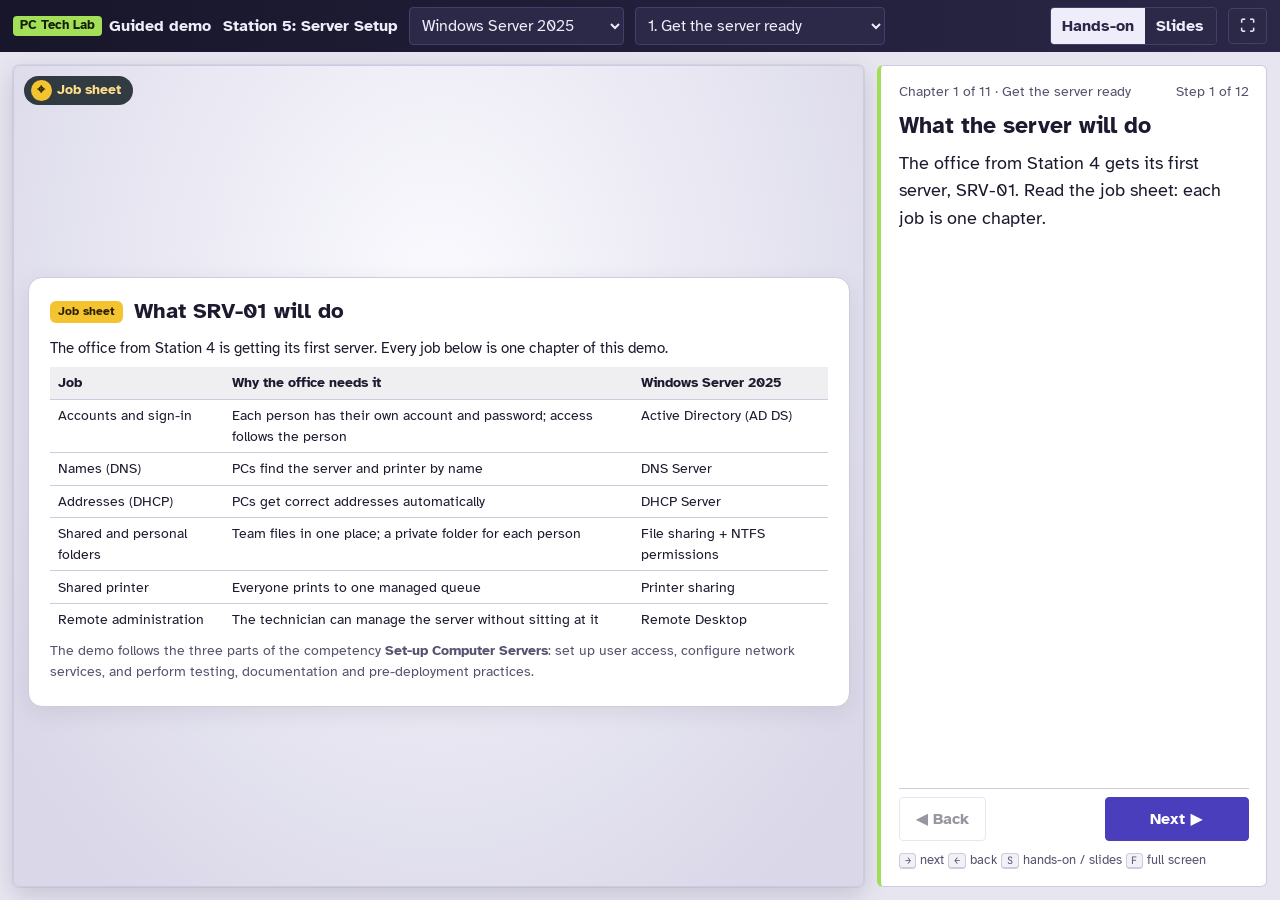
<file: 3-Set-up-Computer-Servers/server.html>
<!doctype html>
<html lang="en">
<head>
<meta charset="utf-8"><meta name="viewport" content="width=device-width,initial-scale=1">
<title>Station 5: Server Setup – PC Tech Lab Guided Demo</title>
<link rel="preconnect" href="https://fonts.googleapis.com"><link rel="preconnect" href="https://fonts.gstatic.com" crossorigin>
<link href="https://fonts.googleapis.com/css2?family=Atkinson+Hyperlegible:wght@400;700&family=JetBrains+Mono&display=swap" rel="stylesheet">
<link rel="stylesheet" href="shared/player.css">
<link rel="stylesheet" href="s5/s5.css">
</head>
<body>
<script src="shared/art/core.js"></script>
<script src="shared/art/net.js"></script>
<script src="shared/art/pc.js"></script>
<script src="shared/art/tools.js"></script>
<script src="shared/art/detail.js"></script>
<script src="shared/art/photos.js"></script>
<script src="s5/art.js"></script>
<script src="shared/glossary.js"></script>
<script src="shared/materials.js"></script>
<script src="s5/terms.js"></script>
<script src="shared/player.js"></script>
<script src="shared/common.js"></script>
<script src="s5/ui.js"></script>
<script src="s5/room.js"></script>
<script src="s5/winsrv.js"></script>
<script src="s5/ub.js"></script>
<script src="s5/client.js"></script>
<script src="s5/scenes.js"></script>
<script src="s5/script.js"></script>
</body>
</html>
</file>
<file: 1-Install-and-Configure-Computer-Systems/shared/player.css>
/* PC Tech Lab — Guided Demo: player layout */
:root{
  --bg:#E4EBE8; --panel:#FFFFFF; --panel-2:#F3F6F5; --ink:#15222A; --ink-2:#4A5A62; --line:#C3CFCB;
  --primary:#1D5B96; --primary-ink:#FFFFFF; --tag:#F4C430; --tag-ink:#2A2100; --ok:#1C7F52; --ok-bg:#E2F3EA; --warn:#8A5A05; --warn-bg:#FDF1DA;
  --stage-a:#FFFFFF; --stage-b:#DCE4E8; --dim:rgba(8,16,22,.46);
  --font:"Atkinson Hyperlegible",system-ui,-apple-system,"Segoe UI",Roboto,Arial,sans-serif;
  --mono:"JetBrains Mono",ui-monospace,Consolas,"Courier New",monospace;
}
@media (prefers-color-scheme:dark){:root:not([data-theme="light"]){
  --bg:#0E171B; --panel:#17232A; --panel-2:#1E2D35; --ink:#E7EEF0; --ink-2:#A9B8BE; --line:#2F4550;
  --primary:#5AA2E6; --primary-ink:#06121C; --ok:#4CC38A; --ok-bg:#12352A; --warn:#E5B55C; --warn-bg:#3A2C12;
  --stage-a:#26343C; --stage-b:#111B20; --dim:rgba(0,0,0,.5);}}
:root[data-theme="dark"]{--bg:#0E171B; --panel:#17232A; --panel-2:#1E2D35; --ink:#E7EEF0; --ink-2:#A9B8BE; --line:#2F4550;
  --primary:#5AA2E6; --primary-ink:#06121C; --ok:#4CC38A; --ok-bg:#12352A; --warn:#E5B55C; --warn-bg:#3A2C12; --stage-a:#26343C; --stage-b:#111B20; --dim:rgba(0,0,0,.5);}
*{box-sizing:border-box}
html,body{margin:0;height:100%}
body{font-family:var(--font);font-size:16px;line-height:1.5;color:var(--ink);background:var(--bg)}
a{color:var(--primary)}
button,select{font:inherit;color:inherit}
:focus-visible{outline:3px solid var(--tag);outline-offset:2px}
.sr-only{position:absolute;width:1px;height:1px;overflow:hidden;clip:rect(0 0 0 0);white-space:nowrap}
.btn{display:inline-flex;align-items:center;justify-content:center;gap:.4rem;min-height:44px;padding:.45rem 1rem;border-radius:8px;border:1px solid var(--line);
  background:var(--panel);cursor:pointer;text-decoration:none;color:var(--ink);font-weight:600}
.btn:hover{border-color:var(--ink-2)}
.btn.primary{background:var(--primary);border-color:var(--primary);color:var(--primary-ink)}
.btn.small{min-height:36px;padding:.2rem .7rem;font-size:.92rem}
.btn[disabled]{opacity:.45;cursor:not-allowed}
.btn.pulse{position:relative}
.btn.pulse::after{content:"";position:absolute;inset:-1px;border-radius:inherit;box-shadow:0 0 0 5px color-mix(in srgb,var(--primary) 30%,transparent);opacity:0;pointer-events:none;animation:btnPulse 1.8s ease-in-out infinite}
@keyframes btnPulse{50%{opacity:1}}
select{min-height:38px;padding:.2rem .5rem;border:1px solid var(--line);border-radius:8px;background:var(--panel);max-width:100%}

/* ---------- page frame ---------- */
.dm{display:grid;grid-template-rows:auto 1fr;height:100vh;height:100dvh}
.dm-top{display:flex;align-items:center;gap:.5rem .7rem;flex-wrap:wrap;padding:.45rem .8rem;background:var(--panel);border-bottom:1px solid var(--line);position:relative}
.dm-top .home{font-weight:700;text-decoration:none;color:var(--ink);display:flex;align-items:center;gap:.45rem;white-space:nowrap}
.dm-top .home .tag{background:var(--tag);color:var(--tag-ink);padding:0 .45rem;border-radius:4px;font-size:.82rem}
.dm-top .title{font-weight:700;white-space:nowrap}
.dm-top select{max-width:250px}
@media (max-width:1250px){.dm-top .home .lbl{display:none}}
@media (max-width:700px){.dm-top .title{display:none}.dm-top select{max-width:46vw}}
.dm-top .spacer{flex:1}
.seg{display:inline-flex;border:1px solid var(--line);border-radius:8px;overflow:hidden}
.seg button{border:0;background:var(--panel);padding:.35rem .7rem;min-height:36px;cursor:pointer;font-weight:600}
.seg button[aria-pressed="true"]{background:var(--ink);color:var(--panel)}
.dm-progress{position:absolute;left:0;right:0;bottom:-1px;height:3px;background:transparent}
.dm-progress i{display:block;height:100%;background:var(--tag);transition:width .3s}
.dm-main{display:grid;grid-template-columns:minmax(0,1fr) 390px;gap:.8rem;padding:.8rem;min-height:0}


/* ---------- stage ---------- */
.dm-stage{position:relative;border-radius:14px;overflow:hidden;background:radial-gradient(ellipse at 50% 30%,var(--stage-a) 0%,var(--stage-b) 90%);border:1px solid var(--line);min-height:0}
.dm-scene{position:absolute;inset:0;display:grid;grid-template:minmax(0,1fr)/minmax(0,1fr);place-items:center;place-items:safe center;padding:46px 14px 14px;contain:layout paint}
.dm-scene>svg{width:100%;height:100%;display:block}
.dm-scene.fade{animation:sceneIn .28s ease-out}
@keyframes sceneIn{from{opacity:.25}to{opacity:1}}
.dm-catch{position:absolute;inset:0;z-index:2}
/* the dimming is a still shadow; only a small ring pulses (transform + opacity), so the stage is not repainted every frame */
.dm-spot{position:absolute;z-index:3;border:3px solid var(--tag);border-radius:12px;background:transparent;cursor:pointer;padding:0;
  box-shadow:0 0 0 9999px var(--dim);transition:left .22s ease-out,top .22s ease-out,width .22s ease-out,height .22s ease-out}
.dm-spot.nojump{transition:none}
.dm-spot::after{content:"";position:absolute;inset:-7px;border-radius:15px;border:4px solid rgba(244,196,48,.55);pointer-events:none;will-change:transform,opacity;animation:spotRing 1.5s ease-out infinite}
.dm-spot[hidden]{display:none}
@keyframes spotRing{0%{transform:scale(.97);opacity:.95}70%,100%{transform:scale(1.06);opacity:0}}
.dm-spot.nudge{animation:nudge .45s}
@keyframes nudge{20%{transform:translateX(-6px)}40%{transform:translateX(6px)}60%{transform:translateX(-4px)}80%{transform:translateX(4px)}}
.dm-tag{position:absolute;z-index:4;background:var(--tag);color:var(--tag-ink);font-weight:700;padding:.35rem .7rem;border-radius:8px;font-size:1rem;white-space:nowrap;
  box-shadow:0 4px 14px rgba(0,0,0,.25);pointer-events:none;max-width:min(90%,420px);white-space:normal;text-align:center;line-height:1.25}
.dm-tag::after{content:"";position:absolute;left:var(--ax,50%);transform:translateX(-50%);border:8px solid transparent}
.dm-tag.above::after{top:100%;border-top-color:var(--tag)}
.dm-tag.below::after{bottom:100%;border-bottom-color:var(--tag)}
.dm-tag.side-right::after{left:auto;right:100%;top:50%;transform:translateY(-50%);border-right-color:var(--tag)}
.dm-tag.side-left::after{left:100%;top:50%;transform:translateY(-50%);border-left-color:var(--tag)}
.dm-tag[hidden]{display:none}
.dm-ripple{position:absolute;z-index:5;border:3px solid var(--ok);border-radius:50%;pointer-events:none;animation:ripple .6s ease-out forwards}
@keyframes ripple{from{opacity:1;transform:scale(.4)}to{opacity:0;transform:scale(1.6)}}
@media (prefers-reduced-motion:reduce){.dm-spot,.dm-spot::after,.btn.pulse::after,.dm-scene.fade{animation:none}.dm-spot{transition:none}.dm-ripple{display:none}}

/* ---------- caption ---------- */
.dm-cap{background:var(--panel);border:1px solid var(--line);border-radius:14px;padding:1rem 1.1rem;display:flex;flex-direction:column;gap:.6rem;min-height:0;overflow:hidden}
/* text scrolls on its own; Back / Next stay pinned at the bottom */
.dm-cap .cap-body{flex:1;min-height:0;overflow:auto;display:flex;flex-direction:column;gap:.6rem;overscroll-behavior:contain;margin-right:-.4rem;padding-right:.4rem}
.dm-cap .nav{padding-top:.55rem;border-top:1px solid var(--line)}
.dm-cap .where{font-size:.85rem;color:var(--ink-2);display:flex;justify-content:space-between;gap:.5rem;flex-wrap:wrap}
.dm-cap h2{font-size:1.45rem;line-height:1.2;margin:0}
.dm-cap .say{font-size:1.15rem;margin:0}
.dm-cap .hint{font-size:.92rem;color:var(--ink-2);margin:0}
.dm-cap .list{margin:0;padding-left:1.2rem}
.dm-cap .list li{margin:.15rem 0}
.dm-cap .spacer{flex:1}
.dm-cap .nav{display:flex;gap:.5rem;flex-wrap:wrap;align-items:center}
.dm-cap .nav .next{margin-left:auto;min-width:9rem}
.dm-cap .keys{font-size:.8rem;color:var(--ink-2)}
kbd{font-family:var(--mono);font-size:.8em;border:1px solid var(--line);border-bottom-width:2px;border-radius:4px;padding:0 .3rem;background:var(--panel-2)}

/* ---------- common scene pieces (HTML scenes) ---------- */
.sc-grid{display:grid;gap:14px;width:100%;height:100%;align-content:center}
.sc-card{background:var(--panel);border:2px solid var(--line);border-radius:14px;padding:12px;display:flex;flex-direction:column;align-items:center;gap:6px;text-align:center;min-width:0}
.sc-card svg{width:100%;height:auto;max-height:44vh}
.sc-card .nm{font-weight:700;font-size:1.05rem}
.sc-card .sb{font-size:.9rem;color:var(--ink-2)}
.sc-card.good{border-color:var(--ok);box-shadow:0 0 0 3px var(--ok-bg)}
.sc-card.bad{border-color:#C0392B;opacity:.7}
.sc-card .verdict{font-weight:700;font-size:.95rem}
.sc-card.good .verdict{color:var(--ok)} .sc-card.bad .verdict{color:#C0392B}
.sc-thumbs{display:grid;grid-template-columns:repeat(auto-fit,minmax(140px,1fr));gap:12px;width:100%;max-width:1100px}
.sc-thumbs .it{background:var(--panel);border:1px solid var(--line);border-radius:12px;padding:8px;text-align:center;font-size:.85rem;font-weight:600}
.sc-thumbs .it svg{width:100%;height:clamp(84px,13vh,150px)}
.sc-thumbs .it{padding:10px 8px;font-size:.9rem}
.sc-doc{background:#FFFDF6;color:#1d2328;border-radius:6px;box-shadow:0 8px 30px rgba(0,0,0,.18);padding:22px 26px;width:min(620px,100%);font-size:1rem}
.sc-doc h3{margin:.2rem 0 .6rem;font-size:1.2rem}
.sc-doc table{border-collapse:collapse;width:100%}
.sc-doc td,.sc-doc th{border:1px solid #cfc9b8;padding:.4rem .6rem;text-align:left}
.sc-doc tr.on td{background:#FFF1C4;font-weight:700}
.sc-doc .small{font-size:.85rem;color:#555}

/* ---------- finish panel ---------- */
.sc-finish{background:var(--panel);border:1px solid var(--line);border-radius:16px;padding:1.4rem 1.6rem;max-width:560px;width:100%}
.sc-finish h2{margin:.1rem 0 .5rem}
.sc-finish ol{padding-left:1.2rem;margin:.4rem 0 1rem}

/* dialog */
dialog{border:1px solid var(--line);border-radius:12px;background:var(--panel);color:var(--ink);padding:0;width:min(94vw,640px)}
dialog::backdrop{background:rgba(0,0,0,.45)}
dialog .dh{display:flex;justify-content:space-between;align-items:center;padding:.8rem 1rem;border-bottom:1px solid var(--line)}
dialog .db{padding:1rem}
dialog .df{display:flex;justify-content:flex-end;gap:.5rem;padding:.8rem 1rem;border-top:1px solid var(--line)}
dialog input{width:100%;min-height:42px;padding:.3rem .6rem;border:1px solid var(--line);border-radius:8px;background:var(--panel);color:var(--ink);font:inherit}
/* zone rectangles from the drawing modules are click areas only */
.dm-scene .hit{fill:transparent;stroke:none}
.dm-scene svg text{pointer-events:none}
.dm-scene svg.tw-lite [filter]{filter:none}
.dm-scene>svg.part-view{width:100%;height:100%;padding:3%;box-sizing:border-box}
.dm-scene>*{min-width:0}

/* ---------- where am I + overview map ---------- */
.dm-where{position:absolute;left:10px;top:10px;z-index:6;display:flex;align-items:center;gap:.35rem;flex-wrap:wrap;max-width:calc(100% - 20px);
  background:rgba(12,22,28,.82);color:#E7EEF0;padding:.25rem .7rem .25rem .45rem;border-radius:999px;font-size:.85rem;backdrop-filter:blur(4px);pointer-events:none}
.dm-where[hidden]{display:none}
.dm-where .pin{display:inline-grid;place-items:center;width:1.3rem;height:1.3rem;border-radius:50%;background:var(--tag);color:var(--tag-ink);font-weight:700;font-size:.85rem}
.dm-where .sep{opacity:.55}
.dm-where .here{font-weight:700;color:#FFE08A}
.dm-mini{position:absolute;right:10px;bottom:10px;z-index:6;width:min(190px,34%);background:rgba(12,22,28,.86);border:1px solid rgba(255,255,255,.2);border-radius:10px;padding:5px;pointer-events:none;box-shadow:0 6px 18px rgba(0,0,0,.3)}
.dm-mini[hidden]{display:none}
.dm-mini.left{right:auto;left:10px}
.dm-mini.faint{opacity:.3}
.dm-mini .lbl{font-size:.7rem;color:#FFE08A;font-weight:700;letter-spacing:.08em;text-transform:uppercase;margin:0 0 3px 2px}
.dm-mini svg{width:100%;height:auto;max-height:130px;display:block;border-radius:6px}

/* ---------- callouts: hazard tag for warnings, ticket stub for results ---------- */
.note{position:relative;margin:0;padding:.7rem .85rem .7rem 3.1rem;font-size:1rem;line-height:1.45}
.note p{margin:0}
.note .nh{display:flex;align-items:center;gap:.4rem;margin-bottom:.15rem}
.note .nl{font-family:var(--mono);font-size:.72rem;font-weight:700;letter-spacing:.16em;text-transform:uppercase}
.note .ic{position:absolute;left:.75rem;top:.8rem;width:1.7rem;height:1.7rem;display:grid;place-items:center;font-weight:900;font-size:1rem}
.note.warn{background:linear-gradient(var(--warn-bg),var(--warn-bg)) padding-box;border-radius:3px;border:2px solid transparent;
  border-image:repeating-linear-gradient(-45deg,#F4C430 0 7px,#1D2226 7px 14px) 8;}
.note.warn .ic{background:#F4C430;color:#1D2226;clip-path:polygon(50% 4%,97% 92%,3% 92%);padding-top:.25rem}
.note.warn .nl{color:var(--warn)}
.note.done{border-radius:12px;background:
  radial-gradient(circle at 2.35rem 0,var(--panel) .42rem,transparent .45rem),
  radial-gradient(circle at 2.35rem 100%,var(--panel) .42rem,transparent .45rem),
  linear-gradient(90deg,transparent calc(2.35rem - 1px),color-mix(in srgb,var(--ok) 55%,transparent) calc(2.35rem - 1px),color-mix(in srgb,var(--ok) 55%,transparent) calc(2.35rem + 1px),transparent calc(2.35rem + 1px)) 0 0/100% 100% no-repeat,
  var(--ok-bg);
  padding-left:3.25rem}
.note.done .ic{left:.55rem;top:50%;transform:translateY(-50%);border-radius:50%;background:var(--ok);color:#fff;width:1.45rem;height:1.45rem;font-size:.85rem}
.note.done .nl{color:var(--ok)}
/* terms: an index card */
.terms{border:1px solid var(--line);border-radius:6px;background:repeating-linear-gradient(var(--panel) 0 1.55rem,color-mix(in srgb,var(--primary) 12%,transparent) 1.55rem calc(1.55rem + 1px));padding:.4rem .7rem .5rem;font-size:.9rem;position:relative}
.terms::before{content:"";position:absolute;left:2.2rem;top:0;bottom:0;width:1px;background:color-mix(in srgb,#C8322A 45%,transparent)}
.terms .hd{font-family:var(--mono);font-size:.7rem;font-weight:700;letter-spacing:.16em;text-transform:uppercase;color:var(--primary);padding-left:2rem}
.terms dl{margin:.1rem 0 0;padding-left:2rem}
.terms dt{display:inline;font-weight:700;font-family:var(--mono)}
.terms dt::after{content:" — ";font-family:var(--font);font-weight:400;color:var(--ink-2)}
.terms dd{display:inline;margin:0}
.terms dd::after{content:"";display:block;margin-bottom:.15rem}
abbr.term{text-decoration:underline dotted 2px;text-underline-offset:3px;text-decoration-color:var(--primary);cursor:help}
.btn.photo{border-style:dashed}

/* materials table: every item can be opened */
.sc-thumbs .it[data-mat]{cursor:pointer;position:relative;transition:transform .15s}
.sc-thumbs .it[data-mat]:hover{transform:translateY(-2px);border-color:var(--primary)}
.sc-thumbs .it[data-mat]::after{content:"ⓘ";position:absolute;right:8px;top:6px;color:var(--primary);font-weight:700}
.sc-thumbs .it.seen{border-color:var(--ok)}
.sc-thumbs .it.seen::after{content:"✓";color:var(--ok)}

/* station 4 back panels */
.panel-art{display:flex;flex-direction:column;gap:.35rem}
.panel-title{font-weight:700;font-size:.95rem}
.panel-card{background:radial-gradient(ellipse at 50% 35%,#FFFFFF 0%,#DDE4E8 85%);border:1px solid var(--line);border-radius:10px;padding:.3rem}
.panel-card svg{width:100%;height:auto;max-height:300px;display:block;overflow:hidden}
.panel-art .port-free{filter:drop-shadow(0 0 1.2px rgba(244,196,48,.95))}
.panel-art .port-sel{filter:drop-shadow(0 0 1.4px #F4C430) drop-shadow(0 0 1.4px #F4C430)}
.port-chips{display:flex;flex-wrap:wrap;gap:.25rem}
.port-chip{font:inherit;font-size:.8rem;padding:.3rem .5rem;min-height:32px;border-radius:6px;border:1px solid var(--line);background:var(--panel);color:var(--ink)}
.port-chip.sel{border-color:#B8860B;background:#F4C430;color:#1b1b1b;font-weight:700}
.port-chip.used,.port-chip.fixed{opacity:.6}
:root[data-theme="dark"] .panel-card{background:radial-gradient(ellipse at 50% 35%,#2A3740 0%,#141D22 85%)}
@media (prefers-color-scheme:dark){:root:not([data-theme="light"]) .panel-card{background:radial-gradient(ellipse at 50% 35%,#2A3740 0%,#141D22 85%)}}


/* dark mode: thumbnails sit on a lighter tray so black parts stay visible */
:root[data-theme="dark"] .sc-thumbs .it svg{background:radial-gradient(ellipse at 50% 40%,#556672 0%,#2A3740 80%);border-radius:8px}
@media (prefers-color-scheme:dark){:root:not([data-theme="light"]) .sc-thumbs .it svg{background:radial-gradient(ellipse at 50% 40%,#556672 0%,#2A3740 80%);border-radius:8px}}

/* phones and narrow windows: stage above the caption, sized by its content */
@media (max-width:1000px){.dm-main{grid-template-columns:1fr;grid-template-rows:auto auto;overflow:auto;align-content:start}
  .dm-stage{min-height:280px;overflow:hidden}.dm-scene{position:relative;inset:auto;min-height:280px;grid-template:auto/minmax(0,1fr);contain:none}.dm-scene>svg.part-view{height:auto}.dm-scene>svg{height:auto;max-height:62vh}
  .dm-cap{overflow:visible}.dm-cap .cap-body{flex:none;overflow:visible;margin-right:0;padding-right:0}
  .dm-where>span:not(.pin):not(.here){display:none}.dm-where{flex-wrap:nowrap;white-space:nowrap;overflow:hidden}}


/* ===== Cluster theme: Workbench (warm) (colours and shading only) ===== */
:root{--bg:#ECE5D8; --panel:#FFFDF8; --panel-2:#F6F1E7; --ink:#2A2117; --ink-2:#6A5D4C; --line:#D9CDB7; --primary:#A8501A; --primary-ink:#FFFFFF; --stage-a:#FFFDF6; --stage-b:#E4D8C3; --brand:#E07A2E; --brand-ink:#FFFFFF}
@media (prefers-color-scheme:dark){:root:not([data-theme="light"]){--bg:#19140F; --panel:#231C15; --panel-2:#2C241B; --ink:#F3EBDF; --ink-2:#C1B19C; --line:#46392B; --primary:#F09A55; --primary-ink:#1E1005; --stage-a:#33291F; --stage-b:#16110C; --brand:#F09A55; --brand-ink:#1E1005}}
:root[data-theme="dark"]{--bg:#19140F; --panel:#231C15; --panel-2:#2C241B; --ink:#F3EBDF; --ink-2:#C1B19C; --line:#46392B; --primary:#F09A55; --primary-ink:#1E1005; --stage-a:#33291F; --stage-b:#16110C; --brand:#F09A55; --brand-ink:#1E1005}
.dm-top .home .tag,.hero .pill,.st .num{background:var(--brand);color:var(--brand-ink)}
.dm-progress i{background:var(--brand)}
.dm-top{border-bottom:3px solid var(--brand);background:linear-gradient(180deg,var(--panel),var(--panel-2))}
.dm-stage{box-shadow:inset 0 0 0 1px rgba(120,80,30,.08),0 2px 10px rgba(80,50,20,.10)}
.dm-cap{box-shadow:0 2px 10px rgba(80,50,20,.08)}
.st{box-shadow:0 3px 14px rgba(80,50,20,.10)}
</file>
<file: 2-Set-up-Computer-Networks/shared/player.css>
/* PC Tech Lab — Guided Demo: player layout */
:root{
  --bg:#E4EBE8; --panel:#FFFFFF; --panel-2:#F3F6F5; --ink:#15222A; --ink-2:#4A5A62; --line:#C3CFCB;
  --primary:#1D5B96; --primary-ink:#FFFFFF; --tag:#F4C430; --tag-ink:#2A2100; --ok:#1C7F52; --ok-bg:#E2F3EA; --warn:#8A5A05; --warn-bg:#FDF1DA;
  --stage-a:#FFFFFF; --stage-b:#DCE4E8; --dim:rgba(8,16,22,.46);
  --font:"Atkinson Hyperlegible",system-ui,-apple-system,"Segoe UI",Roboto,Arial,sans-serif;
  --mono:"JetBrains Mono",ui-monospace,Consolas,"Courier New",monospace;
}
@media (prefers-color-scheme:dark){:root:not([data-theme="light"]){
  --bg:#0E171B; --panel:#17232A; --panel-2:#1E2D35; --ink:#E7EEF0; --ink-2:#A9B8BE; --line:#2F4550;
  --primary:#5AA2E6; --primary-ink:#06121C; --ok:#4CC38A; --ok-bg:#12352A; --warn:#E5B55C; --warn-bg:#3A2C12;
  --stage-a:#26343C; --stage-b:#111B20; --dim:rgba(0,0,0,.5);}}
:root[data-theme="dark"]{--bg:#0E171B; --panel:#17232A; --panel-2:#1E2D35; --ink:#E7EEF0; --ink-2:#A9B8BE; --line:#2F4550;
  --primary:#5AA2E6; --primary-ink:#06121C; --ok:#4CC38A; --ok-bg:#12352A; --warn:#E5B55C; --warn-bg:#3A2C12; --stage-a:#26343C; --stage-b:#111B20; --dim:rgba(0,0,0,.5);}
*{box-sizing:border-box}
html,body{margin:0;height:100%}
body{font-family:var(--font);font-size:16px;line-height:1.5;color:var(--ink);background:var(--bg)}
a{color:var(--primary)}
button,select{font:inherit;color:inherit}
:focus-visible{outline:3px solid var(--tag);outline-offset:2px}
.sr-only{position:absolute;width:1px;height:1px;overflow:hidden;clip:rect(0 0 0 0);white-space:nowrap}
.btn{display:inline-flex;align-items:center;justify-content:center;gap:.4rem;min-height:44px;padding:.45rem 1rem;border-radius:8px;border:1px solid var(--line);
  background:var(--panel);cursor:pointer;text-decoration:none;color:var(--ink);font-weight:600}
.btn:hover{border-color:var(--ink-2)}
.btn.primary{background:var(--primary);border-color:var(--primary);color:var(--primary-ink)}
.btn.small{min-height:36px;padding:.2rem .7rem;font-size:.92rem}
.btn[disabled]{opacity:.45;cursor:not-allowed}
.btn.pulse{position:relative}
.btn.pulse::after{content:"";position:absolute;inset:-1px;border-radius:inherit;box-shadow:0 0 0 5px color-mix(in srgb,var(--primary) 30%,transparent);opacity:0;pointer-events:none;animation:btnPulse 1.8s ease-in-out infinite}
@keyframes btnPulse{50%{opacity:1}}
select{min-height:38px;padding:.2rem .5rem;border:1px solid var(--line);border-radius:8px;background:var(--panel);max-width:100%}

/* ---------- page frame ---------- */
.dm{display:grid;grid-template-rows:auto 1fr;height:100vh;height:100dvh}
.dm-top{display:flex;align-items:center;gap:.5rem .7rem;flex-wrap:wrap;padding:.45rem .8rem;background:var(--panel);border-bottom:1px solid var(--line);position:relative}
.dm-top .home{font-weight:700;text-decoration:none;color:var(--ink);display:flex;align-items:center;gap:.45rem;white-space:nowrap}
.dm-top .home .tag{background:var(--tag);color:var(--tag-ink);padding:0 .45rem;border-radius:4px;font-size:.82rem}
.dm-top .title{font-weight:700;white-space:nowrap}
.dm-top select{max-width:250px}
@media (max-width:1250px){.dm-top .home .lbl{display:none}}
@media (max-width:700px){.dm-top .title{display:none}.dm-top select{max-width:46vw}}
.dm-top .spacer{flex:1}
.seg{display:inline-flex;border:1px solid var(--line);border-radius:8px;overflow:hidden}
.seg button{border:0;background:var(--panel);padding:.35rem .7rem;min-height:36px;cursor:pointer;font-weight:600}
.seg button[aria-pressed="true"]{background:var(--ink);color:var(--panel)}
.dm-progress{position:absolute;left:0;right:0;bottom:-1px;height:3px;background:transparent}
.dm-progress i{display:block;height:100%;background:var(--tag);transition:width .3s}
.dm-main{display:grid;grid-template-columns:minmax(0,1fr) 390px;gap:.8rem;padding:.8rem;min-height:0}


/* ---------- stage ---------- */
.dm-stage{position:relative;border-radius:14px;overflow:hidden;background:radial-gradient(ellipse at 50% 30%,var(--stage-a) 0%,var(--stage-b) 90%);border:1px solid var(--line);min-height:0}
.dm-scene{position:absolute;inset:0;display:grid;grid-template:minmax(0,1fr)/minmax(0,1fr);place-items:center;place-items:safe center;padding:46px 14px 14px;contain:layout paint}
.dm-scene>svg{width:100%;height:100%;display:block}
.dm-scene.fade{animation:sceneIn .28s ease-out}
@keyframes sceneIn{from{opacity:.25}to{opacity:1}}
.dm-catch{position:absolute;inset:0;z-index:2}
/* the dimming is a still shadow; only a small ring pulses (transform + opacity), so the stage is not repainted every frame */
.dm-spot{position:absolute;z-index:3;border:3px solid var(--tag);border-radius:12px;background:transparent;cursor:pointer;padding:0;
  box-shadow:0 0 0 9999px var(--dim);transition:left .22s ease-out,top .22s ease-out,width .22s ease-out,height .22s ease-out}
.dm-spot.nojump{transition:none}
.dm-spot::after{content:"";position:absolute;inset:-7px;border-radius:15px;border:4px solid rgba(244,196,48,.55);pointer-events:none;will-change:transform,opacity;animation:spotRing 1.5s ease-out infinite}
.dm-spot[hidden]{display:none}
@keyframes spotRing{0%{transform:scale(.97);opacity:.95}70%,100%{transform:scale(1.06);opacity:0}}
.dm-spot.nudge{animation:nudge .45s}
@keyframes nudge{20%{transform:translateX(-6px)}40%{transform:translateX(6px)}60%{transform:translateX(-4px)}80%{transform:translateX(4px)}}
.dm-tag{position:absolute;z-index:4;background:var(--tag);color:var(--tag-ink);font-weight:700;padding:.35rem .7rem;border-radius:8px;font-size:1rem;white-space:nowrap;
  box-shadow:0 4px 14px rgba(0,0,0,.25);pointer-events:none;max-width:min(90%,420px);white-space:normal;text-align:center;line-height:1.25}
.dm-tag::after{content:"";position:absolute;left:var(--ax,50%);transform:translateX(-50%);border:8px solid transparent}
.dm-tag.above::after{top:100%;border-top-color:var(--tag)}
.dm-tag.below::after{bottom:100%;border-bottom-color:var(--tag)}
.dm-tag.side-right::after{left:auto;right:100%;top:50%;transform:translateY(-50%);border-right-color:var(--tag)}
.dm-tag.side-left::after{left:100%;top:50%;transform:translateY(-50%);border-left-color:var(--tag)}
.dm-tag[hidden]{display:none}
.dm-ripple{position:absolute;z-index:5;border:3px solid var(--ok);border-radius:50%;pointer-events:none;animation:ripple .6s ease-out forwards}
@keyframes ripple{from{opacity:1;transform:scale(.4)}to{opacity:0;transform:scale(1.6)}}
@media (prefers-reduced-motion:reduce){.dm-spot,.dm-spot::after,.btn.pulse::after,.dm-scene.fade{animation:none}.dm-spot{transition:none}.dm-ripple{display:none}}

/* ---------- caption ---------- */
.dm-cap{background:var(--panel);border:1px solid var(--line);border-radius:14px;padding:1rem 1.1rem;display:flex;flex-direction:column;gap:.6rem;min-height:0;overflow:hidden}
/* text scrolls on its own; Back / Next stay pinned at the bottom */
.dm-cap .cap-body{flex:1;min-height:0;overflow:auto;display:flex;flex-direction:column;gap:.6rem;overscroll-behavior:contain;margin-right:-.4rem;padding-right:.4rem}
.dm-cap .nav{padding-top:.55rem;border-top:1px solid var(--line)}
.dm-cap .where{font-size:.85rem;color:var(--ink-2);display:flex;justify-content:space-between;gap:.5rem;flex-wrap:wrap}
.dm-cap h2{font-size:1.45rem;line-height:1.2;margin:0}
.dm-cap .say{font-size:1.15rem;margin:0}
.dm-cap .hint{font-size:.92rem;color:var(--ink-2);margin:0}
.dm-cap .list{margin:0;padding-left:1.2rem}
.dm-cap .list li{margin:.15rem 0}
.dm-cap .spacer{flex:1}
.dm-cap .nav{display:flex;gap:.5rem;flex-wrap:wrap;align-items:center}
.dm-cap .nav .next{margin-left:auto;min-width:9rem}
.dm-cap .keys{font-size:.8rem;color:var(--ink-2)}
kbd{font-family:var(--mono);font-size:.8em;border:1px solid var(--line);border-bottom-width:2px;border-radius:4px;padding:0 .3rem;background:var(--panel-2)}

/* ---------- common scene pieces (HTML scenes) ---------- */
.sc-grid{display:grid;gap:14px;width:100%;height:100%;align-content:center}
.sc-card{background:var(--panel);border:2px solid var(--line);border-radius:14px;padding:12px;display:flex;flex-direction:column;align-items:center;gap:6px;text-align:center;min-width:0}
.sc-card svg{width:100%;height:auto;max-height:44vh}
.sc-card .nm{font-weight:700;font-size:1.05rem}
.sc-card .sb{font-size:.9rem;color:var(--ink-2)}
.sc-card.good{border-color:var(--ok);box-shadow:0 0 0 3px var(--ok-bg)}
.sc-card.bad{border-color:#C0392B;opacity:.7}
.sc-card .verdict{font-weight:700;font-size:.95rem}
.sc-card.good .verdict{color:var(--ok)} .sc-card.bad .verdict{color:#C0392B}
.sc-thumbs{display:grid;grid-template-columns:repeat(auto-fit,minmax(140px,1fr));gap:12px;width:100%;max-width:1100px}
.sc-thumbs .it{background:var(--panel);border:1px solid var(--line);border-radius:12px;padding:8px;text-align:center;font-size:.85rem;font-weight:600}
.sc-thumbs .it svg{width:100%;height:clamp(84px,13vh,150px)}
.sc-thumbs .it{padding:10px 8px;font-size:.9rem}
.sc-doc{background:#FFFDF6;color:#1d2328;border-radius:6px;box-shadow:0 8px 30px rgba(0,0,0,.18);padding:22px 26px;width:min(620px,100%);font-size:1rem}
.sc-doc h3{margin:.2rem 0 .6rem;font-size:1.2rem}
.sc-doc table{border-collapse:collapse;width:100%}
.sc-doc td,.sc-doc th{border:1px solid #cfc9b8;padding:.4rem .6rem;text-align:left}
.sc-doc tr.on td{background:#FFF1C4;font-weight:700}
.sc-doc .small{font-size:.85rem;color:#555}

/* ---------- finish panel ---------- */
.sc-finish{background:var(--panel);border:1px solid var(--line);border-radius:16px;padding:1.4rem 1.6rem;max-width:560px;width:100%}
.sc-finish h2{margin:.1rem 0 .5rem}
.sc-finish ol{padding-left:1.2rem;margin:.4rem 0 1rem}

/* dialog */
dialog{border:1px solid var(--line);border-radius:12px;background:var(--panel);color:var(--ink);padding:0;width:min(94vw,640px)}
dialog::backdrop{background:rgba(0,0,0,.45)}
dialog .dh{display:flex;justify-content:space-between;align-items:center;padding:.8rem 1rem;border-bottom:1px solid var(--line)}
dialog .db{padding:1rem}
dialog .df{display:flex;justify-content:flex-end;gap:.5rem;padding:.8rem 1rem;border-top:1px solid var(--line)}
dialog input{width:100%;min-height:42px;padding:.3rem .6rem;border:1px solid var(--line);border-radius:8px;background:var(--panel);color:var(--ink);font:inherit}
/* zone rectangles from the drawing modules are click areas only */
.dm-scene .hit{fill:transparent;stroke:none}
.dm-scene svg text{pointer-events:none}
.dm-scene svg.tw-lite [filter]{filter:none}
.dm-scene>svg.part-view{width:100%;height:100%;padding:3%;box-sizing:border-box}
.dm-scene>*{min-width:0}

/* ---------- where am I + overview map ---------- */
.dm-where{position:absolute;left:10px;top:10px;z-index:6;display:flex;align-items:center;gap:.35rem;flex-wrap:wrap;max-width:calc(100% - 20px);
  background:rgba(12,22,28,.82);color:#E7EEF0;padding:.25rem .7rem .25rem .45rem;border-radius:999px;font-size:.85rem;backdrop-filter:blur(4px);pointer-events:none}
.dm-where[hidden]{display:none}
.dm-where .pin{display:inline-grid;place-items:center;width:1.3rem;height:1.3rem;border-radius:50%;background:var(--tag);color:var(--tag-ink);font-weight:700;font-size:.85rem}
.dm-where .sep{opacity:.55}
.dm-where .here{font-weight:700;color:#FFE08A}
.dm-mini{position:absolute;right:10px;bottom:10px;z-index:6;width:min(190px,34%);background:rgba(12,22,28,.86);border:1px solid rgba(255,255,255,.2);border-radius:10px;padding:5px;pointer-events:none;box-shadow:0 6px 18px rgba(0,0,0,.3)}
.dm-mini[hidden]{display:none}
.dm-mini.left{right:auto;left:10px}
.dm-mini.faint{opacity:.3}
.dm-mini .lbl{font-size:.7rem;color:#FFE08A;font-weight:700;letter-spacing:.08em;text-transform:uppercase;margin:0 0 3px 2px}
.dm-mini svg{width:100%;height:auto;max-height:130px;display:block;border-radius:6px}

/* ---------- callouts: hazard tag for warnings, ticket stub for results ---------- */
.note{position:relative;margin:0;padding:.7rem .85rem .7rem 3.1rem;font-size:1rem;line-height:1.45}
.note p{margin:0}
.note .nh{display:flex;align-items:center;gap:.4rem;margin-bottom:.15rem}
.note .nl{font-family:var(--mono);font-size:.72rem;font-weight:700;letter-spacing:.16em;text-transform:uppercase}
.note .ic{position:absolute;left:.75rem;top:.8rem;width:1.7rem;height:1.7rem;display:grid;place-items:center;font-weight:900;font-size:1rem}
.note.warn{background:linear-gradient(var(--warn-bg),var(--warn-bg)) padding-box;border-radius:3px;border:2px solid transparent;
  border-image:repeating-linear-gradient(-45deg,#F4C430 0 7px,#1D2226 7px 14px) 8;}
.note.warn .ic{background:#F4C430;color:#1D2226;clip-path:polygon(50% 4%,97% 92%,3% 92%);padding-top:.25rem}
.note.warn .nl{color:var(--warn)}
.note.done{border-radius:12px;background:
  radial-gradient(circle at 2.35rem 0,var(--panel) .42rem,transparent .45rem),
  radial-gradient(circle at 2.35rem 100%,var(--panel) .42rem,transparent .45rem),
  linear-gradient(90deg,transparent calc(2.35rem - 1px),color-mix(in srgb,var(--ok) 55%,transparent) calc(2.35rem - 1px),color-mix(in srgb,var(--ok) 55%,transparent) calc(2.35rem + 1px),transparent calc(2.35rem + 1px)) 0 0/100% 100% no-repeat,
  var(--ok-bg);
  padding-left:3.25rem}
.note.done .ic{left:.55rem;top:50%;transform:translateY(-50%);border-radius:50%;background:var(--ok);color:#fff;width:1.45rem;height:1.45rem;font-size:.85rem}
.note.done .nl{color:var(--ok)}
/* terms: an index card */
.terms{border:1px solid var(--line);border-radius:6px;background:repeating-linear-gradient(var(--panel) 0 1.55rem,color-mix(in srgb,var(--primary) 12%,transparent) 1.55rem calc(1.55rem + 1px));padding:.4rem .7rem .5rem;font-size:.9rem;position:relative}
.terms::before{content:"";position:absolute;left:2.2rem;top:0;bottom:0;width:1px;background:color-mix(in srgb,#C8322A 45%,transparent)}
.terms .hd{font-family:var(--mono);font-size:.7rem;font-weight:700;letter-spacing:.16em;text-transform:uppercase;color:var(--primary);padding-left:2rem}
.terms dl{margin:.1rem 0 0;padding-left:2rem}
.terms dt{display:inline;font-weight:700;font-family:var(--mono)}
.terms dt::after{content:" — ";font-family:var(--font);font-weight:400;color:var(--ink-2)}
.terms dd{display:inline;margin:0}
.terms dd::after{content:"";display:block;margin-bottom:.15rem}
abbr.term{text-decoration:underline dotted 2px;text-underline-offset:3px;text-decoration-color:var(--primary);cursor:help}
.btn.photo{border-style:dashed}

/* materials table: every item can be opened */
.sc-thumbs .it[data-mat]{cursor:pointer;position:relative;transition:transform .15s}
.sc-thumbs .it[data-mat]:hover{transform:translateY(-2px);border-color:var(--primary)}
.sc-thumbs .it[data-mat]::after{content:"ⓘ";position:absolute;right:8px;top:6px;color:var(--primary);font-weight:700}
.sc-thumbs .it.seen{border-color:var(--ok)}
.sc-thumbs .it.seen::after{content:"✓";color:var(--ok)}

/* station 4 back panels */
.panel-art{display:flex;flex-direction:column;gap:.35rem}
.panel-title{font-weight:700;font-size:.95rem}
.panel-card{background:radial-gradient(ellipse at 50% 35%,#FFFFFF 0%,#DDE4E8 85%);border:1px solid var(--line);border-radius:10px;padding:.3rem}
.panel-card svg{width:100%;height:auto;max-height:300px;display:block;overflow:hidden}
.panel-art .port-free{filter:drop-shadow(0 0 1.2px rgba(244,196,48,.95))}
.panel-art .port-sel{filter:drop-shadow(0 0 1.4px #F4C430) drop-shadow(0 0 1.4px #F4C430)}
.port-chips{display:flex;flex-wrap:wrap;gap:.25rem}
.port-chip{font:inherit;font-size:.8rem;padding:.3rem .5rem;min-height:32px;border-radius:6px;border:1px solid var(--line);background:var(--panel);color:var(--ink)}
.port-chip.sel{border-color:#B8860B;background:#F4C430;color:#1b1b1b;font-weight:700}
.port-chip.used,.port-chip.fixed{opacity:.6}
:root[data-theme="dark"] .panel-card{background:radial-gradient(ellipse at 50% 35%,#2A3740 0%,#141D22 85%)}
@media (prefers-color-scheme:dark){:root:not([data-theme="light"]) .panel-card{background:radial-gradient(ellipse at 50% 35%,#2A3740 0%,#141D22 85%)}}


/* dark mode: thumbnails sit on a lighter tray so black parts stay visible */
:root[data-theme="dark"] .sc-thumbs .it svg{background:radial-gradient(ellipse at 50% 40%,#556672 0%,#2A3740 80%);border-radius:8px}
@media (prefers-color-scheme:dark){:root:not([data-theme="light"]) .sc-thumbs .it svg{background:radial-gradient(ellipse at 50% 40%,#556672 0%,#2A3740 80%);border-radius:8px}}

/* phones and narrow windows: stage above the caption, sized by its content */
@media (max-width:1000px){.dm-main{grid-template-columns:1fr;grid-template-rows:auto auto;overflow:auto;align-content:start}
  .dm-stage{min-height:280px;overflow:hidden}.dm-scene{position:relative;inset:auto;min-height:280px;grid-template:auto/minmax(0,1fr);contain:none}.dm-scene>svg.part-view{height:auto}.dm-scene>svg{height:auto;max-height:62vh}
  .dm-cap{overflow:visible}.dm-cap .cap-body{flex:none;overflow:visible;margin-right:0;padding-right:0}
  .dm-where>span:not(.pin):not(.here){display:none}.dm-where{flex-wrap:nowrap;white-space:nowrap;overflow:hidden}}


/* ===== Cluster theme: Network (cool teal) (colours and shading only) ===== */
:root{--bg:#E1EDF0; --panel:#FFFFFF; --panel-2:#EEF6F8; --ink:#0E2730; --ink-2:#47636C; --line:#BCD5DB; --primary:#0A7487; --primary-ink:#FFFFFF; --stage-a:#F8FDFE; --stage-b:#CFE4E9; --brand:#2FC6D8; --brand-ink:#04222A}
@media (prefers-color-scheme:dark){:root:not([data-theme="light"]){--bg:#09191F; --panel:#0F242C; --panel-2:#152F39; --ink:#E3F3F6; --ink-2:#9BBAC2; --line:#21434F; --primary:#4CC4D4; --primary-ink:#03161B; --stage-a:#1B3943; --stage-b:#0A181D; --brand:#2FC6D8; --brand-ink:#04222A}}
:root[data-theme="dark"]{--bg:#09191F; --panel:#0F242C; --panel-2:#152F39; --ink:#E3F3F6; --ink-2:#9BBAC2; --line:#21434F; --primary:#4CC4D4; --primary-ink:#03161B; --stage-a:#1B3943; --stage-b:#0A181D; --brand:#2FC6D8; --brand-ink:#04222A}
.dm-top .home .tag,.hero .pill,.st .num{background:var(--brand);color:var(--brand-ink)}
.dm-progress i{background:var(--brand)}
.dm-top{--panel:#163847;--ink:#E6F6F9;--ink-2:#A9C9D2;--line:#2C5768;background:linear-gradient(90deg,#0D2732,#12394A);color:#E6F6F9;border-bottom:0}
.dm-stage,.dm-cap{border-radius:18px}
.dm-stage{box-shadow:0 6px 22px rgba(10,60,75,.14)}
.dm-cap{box-shadow:0 6px 22px rgba(10,60,75,.10);border-top:4px solid var(--primary)}
.st{border-radius:18px;box-shadow:0 6px 22px rgba(10,60,75,.12)}
</file>
<file: 3-Set-up-Computer-Servers/shared/player.css>
/* PC Tech Lab — Guided Demo: player layout */
:root{
  --bg:#E4EBE8; --panel:#FFFFFF; --panel-2:#F3F6F5; --ink:#15222A; --ink-2:#4A5A62; --line:#C3CFCB;
  --primary:#1D5B96; --primary-ink:#FFFFFF; --tag:#F4C430; --tag-ink:#2A2100; --ok:#1C7F52; --ok-bg:#E2F3EA; --warn:#8A5A05; --warn-bg:#FDF1DA;
  --stage-a:#FFFFFF; --stage-b:#DCE4E8; --dim:rgba(8,16,22,.46);
  --font:"Atkinson Hyperlegible",system-ui,-apple-system,"Segoe UI",Roboto,Arial,sans-serif;
  --mono:"JetBrains Mono",ui-monospace,Consolas,"Courier New",monospace;
}
@media (prefers-color-scheme:dark){:root:not([data-theme="light"]){
  --bg:#0E171B; --panel:#17232A; --panel-2:#1E2D35; --ink:#E7EEF0; --ink-2:#A9B8BE; --line:#2F4550;
  --primary:#5AA2E6; --primary-ink:#06121C; --ok:#4CC38A; --ok-bg:#12352A; --warn:#E5B55C; --warn-bg:#3A2C12;
  --stage-a:#26343C; --stage-b:#111B20; --dim:rgba(0,0,0,.5);}}
:root[data-theme="dark"]{--bg:#0E171B; --panel:#17232A; --panel-2:#1E2D35; --ink:#E7EEF0; --ink-2:#A9B8BE; --line:#2F4550;
  --primary:#5AA2E6; --primary-ink:#06121C; --ok:#4CC38A; --ok-bg:#12352A; --warn:#E5B55C; --warn-bg:#3A2C12; --stage-a:#26343C; --stage-b:#111B20; --dim:rgba(0,0,0,.5);}
*{box-sizing:border-box}
html,body{margin:0;height:100%}
body{font-family:var(--font);font-size:16px;line-height:1.5;color:var(--ink);background:var(--bg)}
a{color:var(--primary)}
button,select{font:inherit;color:inherit}
:focus-visible{outline:3px solid var(--tag);outline-offset:2px}
.sr-only{position:absolute;width:1px;height:1px;overflow:hidden;clip:rect(0 0 0 0);white-space:nowrap}
.btn{display:inline-flex;align-items:center;justify-content:center;gap:.4rem;min-height:44px;padding:.45rem 1rem;border-radius:8px;border:1px solid var(--line);
  background:var(--panel);cursor:pointer;text-decoration:none;color:var(--ink);font-weight:600}
.btn:hover{border-color:var(--ink-2)}
.btn.primary{background:var(--primary);border-color:var(--primary);color:var(--primary-ink)}
.btn.small{min-height:36px;padding:.2rem .7rem;font-size:.92rem}
.btn[disabled]{opacity:.45;cursor:not-allowed}
.btn.pulse{position:relative}
.btn.pulse::after{content:"";position:absolute;inset:-1px;border-radius:inherit;box-shadow:0 0 0 5px color-mix(in srgb,var(--primary) 30%,transparent);opacity:0;pointer-events:none;animation:btnPulse 1.8s ease-in-out infinite}
@keyframes btnPulse{50%{opacity:1}}
select{min-height:38px;padding:.2rem .5rem;border:1px solid var(--line);border-radius:8px;background:var(--panel);max-width:100%}

/* ---------- page frame ---------- */
.dm{display:grid;grid-template-rows:auto 1fr;height:100vh;height:100dvh}
.dm-top{display:flex;align-items:center;gap:.5rem .7rem;flex-wrap:wrap;padding:.45rem .8rem;background:var(--panel);border-bottom:1px solid var(--line);position:relative}
.dm-top .home{font-weight:700;text-decoration:none;color:var(--ink);display:flex;align-items:center;gap:.45rem;white-space:nowrap}
.dm-top .home .tag{background:var(--tag);color:var(--tag-ink);padding:0 .45rem;border-radius:4px;font-size:.82rem}
.dm-top .title{font-weight:700;white-space:nowrap}
.dm-top select{max-width:250px}
@media (max-width:1250px){.dm-top .home .lbl{display:none}}
@media (max-width:700px){.dm-top .title{display:none}.dm-top select{max-width:46vw}}
.dm-top .spacer{flex:1}
.seg{display:inline-flex;border:1px solid var(--line);border-radius:8px;overflow:hidden}
.seg button{border:0;background:var(--panel);padding:.35rem .7rem;min-height:36px;cursor:pointer;font-weight:600}
.seg button[aria-pressed="true"]{background:var(--ink);color:var(--panel)}
.dm-progress{position:absolute;left:0;right:0;bottom:-1px;height:3px;background:transparent}
.dm-progress i{display:block;height:100%;background:var(--tag);transition:width .3s}
.dm-main{display:grid;grid-template-columns:minmax(0,1fr) 390px;gap:.8rem;padding:.8rem;min-height:0}


/* ---------- stage ---------- */
.dm-stage{position:relative;border-radius:14px;overflow:hidden;background:radial-gradient(ellipse at 50% 30%,var(--stage-a) 0%,var(--stage-b) 90%);border:1px solid var(--line);min-height:0}
.dm-scene{position:absolute;inset:0;display:grid;grid-template:minmax(0,1fr)/minmax(0,1fr);place-items:center;place-items:safe center;padding:46px 14px 14px;contain:layout paint}
.dm-scene>svg{width:100%;height:100%;display:block}
.dm-scene.fade{animation:sceneIn .28s ease-out}
@keyframes sceneIn{from{opacity:.25}to{opacity:1}}
.dm-catch{position:absolute;inset:0;z-index:2}
/* the dimming is a still shadow; only a small ring pulses (transform + opacity), so the stage is not repainted every frame */
.dm-spot{position:absolute;z-index:3;border:3px solid var(--tag);border-radius:12px;background:transparent;cursor:pointer;padding:0;
  box-shadow:0 0 0 9999px var(--dim);transition:left .22s ease-out,top .22s ease-out,width .22s ease-out,height .22s ease-out}
.dm-spot.nojump{transition:none}
.dm-spot::after{content:"";position:absolute;inset:-7px;border-radius:15px;border:4px solid rgba(244,196,48,.55);pointer-events:none;will-change:transform,opacity;animation:spotRing 1.5s ease-out infinite}
.dm-spot[hidden]{display:none}
@keyframes spotRing{0%{transform:scale(.97);opacity:.95}70%,100%{transform:scale(1.06);opacity:0}}
.dm-spot.nudge{animation:nudge .45s}
@keyframes nudge{20%{transform:translateX(-6px)}40%{transform:translateX(6px)}60%{transform:translateX(-4px)}80%{transform:translateX(4px)}}
.dm-tag{position:absolute;z-index:4;background:var(--tag);color:var(--tag-ink);font-weight:700;padding:.35rem .7rem;border-radius:8px;font-size:1rem;white-space:nowrap;
  box-shadow:0 4px 14px rgba(0,0,0,.25);pointer-events:none;max-width:min(90%,420px);white-space:normal;text-align:center;line-height:1.25}
.dm-tag::after{content:"";position:absolute;left:var(--ax,50%);transform:translateX(-50%);border:8px solid transparent}
.dm-tag.above::after{top:100%;border-top-color:var(--tag)}
.dm-tag.below::after{bottom:100%;border-bottom-color:var(--tag)}
.dm-tag.side-right::after{left:auto;right:100%;top:50%;transform:translateY(-50%);border-right-color:var(--tag)}
.dm-tag.side-left::after{left:100%;top:50%;transform:translateY(-50%);border-left-color:var(--tag)}
.dm-tag[hidden]{display:none}
.dm-ripple{position:absolute;z-index:5;border:3px solid var(--ok);border-radius:50%;pointer-events:none;animation:ripple .6s ease-out forwards}
@keyframes ripple{from{opacity:1;transform:scale(.4)}to{opacity:0;transform:scale(1.6)}}
@media (prefers-reduced-motion:reduce){.dm-spot,.dm-spot::after,.btn.pulse::after,.dm-scene.fade{animation:none}.dm-spot{transition:none}.dm-ripple{display:none}}

/* ---------- caption ---------- */
.dm-cap{background:var(--panel);border:1px solid var(--line);border-radius:14px;padding:1rem 1.1rem;display:flex;flex-direction:column;gap:.6rem;min-height:0;overflow:hidden}
/* text scrolls on its own; Back / Next stay pinned at the bottom */
.dm-cap .cap-body{flex:1;min-height:0;overflow:auto;display:flex;flex-direction:column;gap:.6rem;overscroll-behavior:contain;margin-right:-.4rem;padding-right:.4rem}
.dm-cap .nav{padding-top:.55rem;border-top:1px solid var(--line)}
.dm-cap .where{font-size:.85rem;color:var(--ink-2);display:flex;justify-content:space-between;gap:.5rem;flex-wrap:wrap}
.dm-cap h2{font-size:1.45rem;line-height:1.2;margin:0}
.dm-cap .say{font-size:1.15rem;margin:0}
.dm-cap .hint{font-size:.92rem;color:var(--ink-2);margin:0}
.dm-cap .list{margin:0;padding-left:1.2rem}
.dm-cap .list li{margin:.15rem 0}
.dm-cap .spacer{flex:1}
.dm-cap .nav{display:flex;gap:.5rem;flex-wrap:wrap;align-items:center}
.dm-cap .nav .next{margin-left:auto;min-width:9rem}
.dm-cap .keys{font-size:.8rem;color:var(--ink-2)}
kbd{font-family:var(--mono);font-size:.8em;border:1px solid var(--line);border-bottom-width:2px;border-radius:4px;padding:0 .3rem;background:var(--panel-2)}

/* ---------- common scene pieces (HTML scenes) ---------- */
.sc-grid{display:grid;gap:14px;width:100%;height:100%;align-content:center}
.sc-card{background:var(--panel);border:2px solid var(--line);border-radius:14px;padding:12px;display:flex;flex-direction:column;align-items:center;gap:6px;text-align:center;min-width:0}
.sc-card svg{width:100%;height:auto;max-height:44vh}
.sc-card .nm{font-weight:700;font-size:1.05rem}
.sc-card .sb{font-size:.9rem;color:var(--ink-2)}
.sc-card.good{border-color:var(--ok);box-shadow:0 0 0 3px var(--ok-bg)}
.sc-card.bad{border-color:#C0392B;opacity:.7}
.sc-card .verdict{font-weight:700;font-size:.95rem}
.sc-card.good .verdict{color:var(--ok)} .sc-card.bad .verdict{color:#C0392B}
.sc-thumbs{display:grid;grid-template-columns:repeat(auto-fit,minmax(140px,1fr));gap:12px;width:100%;max-width:1100px}
.sc-thumbs .it{background:var(--panel);border:1px solid var(--line);border-radius:12px;padding:8px;text-align:center;font-size:.85rem;font-weight:600}
.sc-thumbs .it svg{width:100%;height:clamp(84px,13vh,150px)}
.sc-thumbs .it{padding:10px 8px;font-size:.9rem}
.sc-doc{background:#FFFDF6;color:#1d2328;border-radius:6px;box-shadow:0 8px 30px rgba(0,0,0,.18);padding:22px 26px;width:min(620px,100%);font-size:1rem}
.sc-doc h3{margin:.2rem 0 .6rem;font-size:1.2rem}
.sc-doc table{border-collapse:collapse;width:100%}
.sc-doc td,.sc-doc th{border:1px solid #cfc9b8;padding:.4rem .6rem;text-align:left}
.sc-doc tr.on td{background:#FFF1C4;font-weight:700}
.sc-doc .small{font-size:.85rem;color:#555}

/* ---------- finish panel ---------- */
.sc-finish{background:var(--panel);border:1px solid var(--line);border-radius:16px;padding:1.4rem 1.6rem;max-width:560px;width:100%}
.sc-finish h2{margin:.1rem 0 .5rem}
.sc-finish ol{padding-left:1.2rem;margin:.4rem 0 1rem}

/* dialog */
dialog{border:1px solid var(--line);border-radius:12px;background:var(--panel);color:var(--ink);padding:0;width:min(94vw,640px)}
dialog::backdrop{background:rgba(0,0,0,.45)}
dialog .dh{display:flex;justify-content:space-between;align-items:center;padding:.8rem 1rem;border-bottom:1px solid var(--line)}
dialog .db{padding:1rem}
dialog .df{display:flex;justify-content:flex-end;gap:.5rem;padding:.8rem 1rem;border-top:1px solid var(--line)}
dialog input{width:100%;min-height:42px;padding:.3rem .6rem;border:1px solid var(--line);border-radius:8px;background:var(--panel);color:var(--ink);font:inherit}
/* zone rectangles from the drawing modules are click areas only */
.dm-scene .hit{fill:transparent;stroke:none}
.dm-scene svg text{pointer-events:none}
.dm-scene svg.tw-lite [filter]{filter:none}
.dm-scene>svg.part-view{width:100%;height:100%;padding:3%;box-sizing:border-box}
.dm-scene>*{min-width:0}

/* ---------- where am I + overview map ---------- */
.dm-where{position:absolute;left:10px;top:10px;z-index:6;display:flex;align-items:center;gap:.35rem;flex-wrap:wrap;max-width:calc(100% - 20px);
  background:rgba(12,22,28,.82);color:#E7EEF0;padding:.25rem .7rem .25rem .45rem;border-radius:999px;font-size:.85rem;backdrop-filter:blur(4px);pointer-events:none}
.dm-where[hidden]{display:none}
.dm-where .pin{display:inline-grid;place-items:center;width:1.3rem;height:1.3rem;border-radius:50%;background:var(--tag);color:var(--tag-ink);font-weight:700;font-size:.85rem}
.dm-where .sep{opacity:.55}
.dm-where .here{font-weight:700;color:#FFE08A}
.dm-mini{position:absolute;right:10px;bottom:10px;z-index:6;width:min(190px,34%);background:rgba(12,22,28,.86);border:1px solid rgba(255,255,255,.2);border-radius:10px;padding:5px;pointer-events:none;box-shadow:0 6px 18px rgba(0,0,0,.3)}
.dm-mini[hidden]{display:none}
.dm-mini.left{right:auto;left:10px}
.dm-mini.faint{opacity:.3}
.dm-mini .lbl{font-size:.7rem;color:#FFE08A;font-weight:700;letter-spacing:.08em;text-transform:uppercase;margin:0 0 3px 2px}
.dm-mini svg{width:100%;height:auto;max-height:130px;display:block;border-radius:6px}

/* ---------- callouts: hazard tag for warnings, ticket stub for results ---------- */
.note{position:relative;margin:0;padding:.7rem .85rem .7rem 3.1rem;font-size:1rem;line-height:1.45}
.note p{margin:0}
.note .nh{display:flex;align-items:center;gap:.4rem;margin-bottom:.15rem}
.note .nl{font-family:var(--mono);font-size:.72rem;font-weight:700;letter-spacing:.16em;text-transform:uppercase}
.note .ic{position:absolute;left:.75rem;top:.8rem;width:1.7rem;height:1.7rem;display:grid;place-items:center;font-weight:900;font-size:1rem}
.note.warn{background:linear-gradient(var(--warn-bg),var(--warn-bg)) padding-box;border-radius:3px;border:2px solid transparent;
  border-image:repeating-linear-gradient(-45deg,#F4C430 0 7px,#1D2226 7px 14px) 8;}
.note.warn .ic{background:#F4C430;color:#1D2226;clip-path:polygon(50% 4%,97% 92%,3% 92%);padding-top:.25rem}
.note.warn .nl{color:var(--warn)}
.note.done{border-radius:12px;background:
  radial-gradient(circle at 2.35rem 0,var(--panel) .42rem,transparent .45rem),
  radial-gradient(circle at 2.35rem 100%,var(--panel) .42rem,transparent .45rem),
  linear-gradient(90deg,transparent calc(2.35rem - 1px),color-mix(in srgb,var(--ok) 55%,transparent) calc(2.35rem - 1px),color-mix(in srgb,var(--ok) 55%,transparent) calc(2.35rem + 1px),transparent calc(2.35rem + 1px)) 0 0/100% 100% no-repeat,
  var(--ok-bg);
  padding-left:3.25rem}
.note.done .ic{left:.55rem;top:50%;transform:translateY(-50%);border-radius:50%;background:var(--ok);color:#fff;width:1.45rem;height:1.45rem;font-size:.85rem}
.note.done .nl{color:var(--ok)}
/* terms: an index card */
.terms{border:1px solid var(--line);border-radius:6px;background:repeating-linear-gradient(var(--panel) 0 1.55rem,color-mix(in srgb,var(--primary) 12%,transparent) 1.55rem calc(1.55rem + 1px));padding:.4rem .7rem .5rem;font-size:.9rem;position:relative}
.terms::before{content:"";position:absolute;left:2.2rem;top:0;bottom:0;width:1px;background:color-mix(in srgb,#C8322A 45%,transparent)}
.terms .hd{font-family:var(--mono);font-size:.7rem;font-weight:700;letter-spacing:.16em;text-transform:uppercase;color:var(--primary);padding-left:2rem}
.terms dl{margin:.1rem 0 0;padding-left:2rem}
.terms dt{display:inline;font-weight:700;font-family:var(--mono)}
.terms dt::after{content:" — ";font-family:var(--font);font-weight:400;color:var(--ink-2)}
.terms dd{display:inline;margin:0}
.terms dd::after{content:"";display:block;margin-bottom:.15rem}
abbr.term{text-decoration:underline dotted 2px;text-underline-offset:3px;text-decoration-color:var(--primary);cursor:help}
.btn.photo{border-style:dashed}

/* materials table: every item can be opened */
.sc-thumbs .it[data-mat]{cursor:pointer;position:relative;transition:transform .15s}
.sc-thumbs .it[data-mat]:hover{transform:translateY(-2px);border-color:var(--primary)}
.sc-thumbs .it[data-mat]::after{content:"ⓘ";position:absolute;right:8px;top:6px;color:var(--primary);font-weight:700}
.sc-thumbs .it.seen{border-color:var(--ok)}
.sc-thumbs .it.seen::after{content:"✓";color:var(--ok)}

/* station 4 back panels */
.panel-art{display:flex;flex-direction:column;gap:.35rem}
.panel-title{font-weight:700;font-size:.95rem}
.panel-card{background:radial-gradient(ellipse at 50% 35%,#FFFFFF 0%,#DDE4E8 85%);border:1px solid var(--line);border-radius:10px;padding:.3rem}
.panel-card svg{width:100%;height:auto;max-height:300px;display:block;overflow:hidden}
.panel-art .port-free{filter:drop-shadow(0 0 1.2px rgba(244,196,48,.95))}
.panel-art .port-sel{filter:drop-shadow(0 0 1.4px #F4C430) drop-shadow(0 0 1.4px #F4C430)}
.port-chips{display:flex;flex-wrap:wrap;gap:.25rem}
.port-chip{font:inherit;font-size:.8rem;padding:.3rem .5rem;min-height:32px;border-radius:6px;border:1px solid var(--line);background:var(--panel);color:var(--ink)}
.port-chip.sel{border-color:#B8860B;background:#F4C430;color:#1b1b1b;font-weight:700}
.port-chip.used,.port-chip.fixed{opacity:.6}
:root[data-theme="dark"] .panel-card{background:radial-gradient(ellipse at 50% 35%,#2A3740 0%,#141D22 85%)}
@media (prefers-color-scheme:dark){:root:not([data-theme="light"]) .panel-card{background:radial-gradient(ellipse at 50% 35%,#2A3740 0%,#141D22 85%)}}


/* dark mode: thumbnails sit on a lighter tray so black parts stay visible */
:root[data-theme="dark"] .sc-thumbs .it svg{background:radial-gradient(ellipse at 50% 40%,#556672 0%,#2A3740 80%);border-radius:8px}
@media (prefers-color-scheme:dark){:root:not([data-theme="light"]) .sc-thumbs .it svg{background:radial-gradient(ellipse at 50% 40%,#556672 0%,#2A3740 80%);border-radius:8px}}

/* phones and narrow windows: stage above the caption, sized by its content */
@media (max-width:1000px){.dm-main{grid-template-columns:1fr;grid-template-rows:max-content max-content;overflow:auto;align-content:start}
  .dm-stage{min-height:280px;overflow:hidden}.dm-scene{position:relative;inset:auto;min-height:280px;grid-template:auto/minmax(0,1fr);contain:none}.dm-scene>svg.part-view{height:auto}.dm-scene>svg{height:auto;max-height:62vh}
  .dm-cap{overflow:visible}.dm-cap .cap-body{flex:none;overflow:visible;margin-right:0;padding-right:0}
  .dm-where>span:not(.pin):not(.here){display:none}.dm-where{flex-wrap:nowrap;white-space:nowrap;overflow:hidden}}


/* ===== Cluster theme: Server room (graphite and indigo) (colours and shading only) ===== */
:root{--bg:#E7E6F0; --panel:#FFFFFF; --panel-2:#F2F1F8; --ink:#1C1A2E; --ink-2:#56526E; --line:#CDCBDF; --primary:#4A3EBD; --primary-ink:#FFFFFF; --stage-a:#FBFBFF; --stage-b:#D9D7E8; --brand:#A3E058; --brand-ink:#142008}
@media (prefers-color-scheme:dark){:root:not([data-theme="light"]){--bg:#11101E; --panel:#1A1930; --panel-2:#22213C; --ink:#ECEAF7; --ink-2:#AAA6C8; --line:#343157; --primary:#8F85FF; --primary-ink:#0D0A26; --stage-a:#2A2844; --stage-b:#111020; --brand:#A3E058; --brand-ink:#142008}}
:root[data-theme="dark"]{--bg:#11101E; --panel:#1A1930; --panel-2:#22213C; --ink:#ECEAF7; --ink-2:#AAA6C8; --line:#343157; --primary:#8F85FF; --primary-ink:#0D0A26; --stage-a:#2A2844; --stage-b:#111020; --brand:#A3E058; --brand-ink:#142008}
.dm-top .home .tag,.hero .pill,.st .num{background:var(--brand);color:var(--brand-ink)}
.dm-progress i{background:var(--brand)}
.dm-top{--panel:#2B2848;--ink:#EFEDFA;--ink-2:#B7B2D8;--line:#433F6B;background:linear-gradient(90deg,#17162A,#2A2747);color:#EFEDFA;border-bottom:0}
.dm-stage,.dm-cap,.st{border-radius:6px}
.btn,select,.seg{border-radius:4px}
.dm-stage{box-shadow:0 0 0 1px rgba(40,30,110,.06),0 8px 24px rgba(20,15,60,.16)}
.dm-cap{border-left:4px solid var(--brand)}
</file>
<file: 3-Set-up-Computer-Servers/s5/s5.css>
/* Station 5: job-sheet pages (plan, problem report, hand-over report) */
.s5-sheet{width:100%;max-width:980px;background:var(--panel);border:1px solid var(--line);border-radius:14px;padding:1.1rem 1.3rem;box-shadow:0 6px 24px rgba(0,0,0,.08);font-size:.95rem;color:var(--ink)}
.s5-head{display:flex;align-items:center;gap:.7rem;margin-bottom:.6rem}
.s5-head h2{margin:0;font-size:1.35rem}
.s5-tag{background:var(--tag);color:var(--tag-ink);font-weight:700;font-size:.78rem;padding:.1rem .5rem;border-radius:6px;white-space:nowrap}
.s5-sheet p{margin:.4rem 0}
.s5-sheet h3{margin:.6rem 0 .3rem;font-size:1rem}
.s5-t{width:100%;border-collapse:collapse;font-size:.88rem;margin:.3rem 0}
.s5-t th{text-align:left;background:color-mix(in srgb,var(--ink) 7%,transparent);padding:.35rem .5rem;font-weight:700}
.s5-t td{padding:.32rem .5rem;border-top:1px solid var(--line);vertical-align:top}
.s5-two{display:grid;grid-template-columns:1fr 1fr;gap:1rem}
.s5-note{font-size:.85rem;color:var(--ink-2)}
.s5-call{border-left:4px solid var(--tag);background:color-mix(in srgb,var(--tag) 12%,transparent);padding:.6rem .8rem;border-radius:0 8px 8px 0;font-size:1rem}
.s5-sign{display:flex;gap:1.4rem;flex-wrap:wrap;margin-top:.6rem;font-size:.85rem;color:var(--ink-2)}
@media (max-width:700px){.s5-two{grid-template-columns:1fr}.s5-sheet{padding:.8rem}}
</file>
